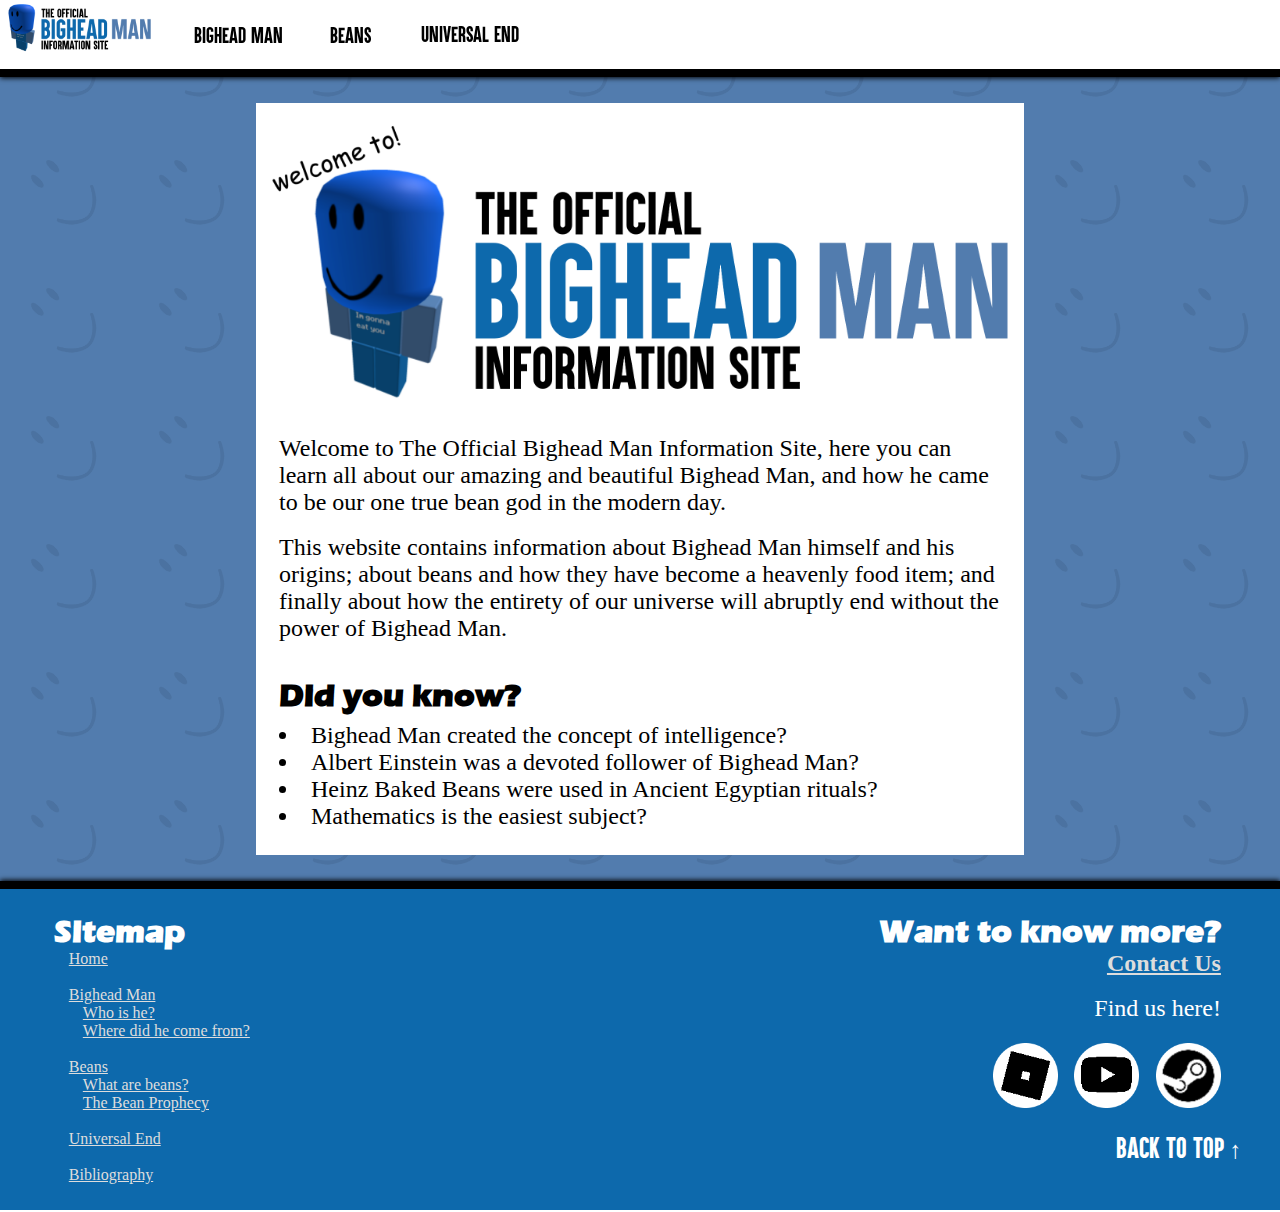
<file: index.html>
<html>
  <head>
    <title>Bighead Man Information Page</title>
    <meta content="Bighead Man Information Page" property="og:title" />
    <meta content="bighead man is very comedic if you don't think so i'll bury your mother alive in caustic soda" property="og:description" />
    <meta content="https://brain.nicholasnukes.xyz" property="og:url" />
    <meta content="https://brain.nicholasnukes.xyz/Resources/Images/bigHead.webp" property="og:image" />
    <meta content="#0A8BF5" data-react-helmet="true" name="theme-color" />
    <meta http-equiv='refresh' content='0; URL="Bighead Man Information Page.html"'>
  </head>
</html>
</file>
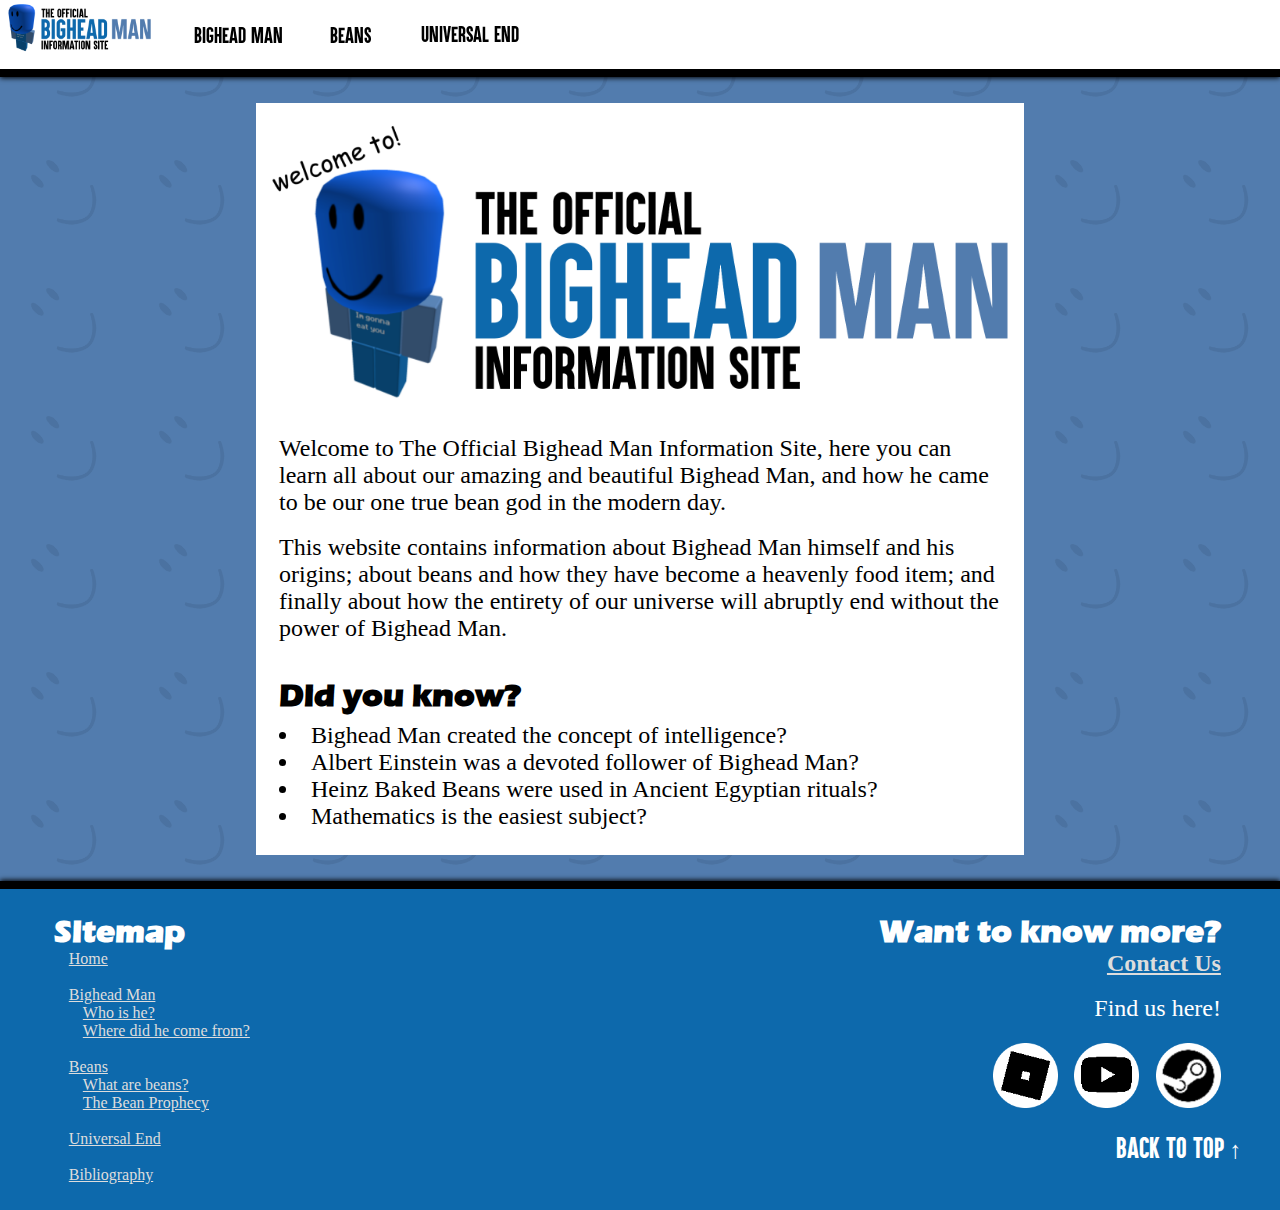
<file: Bighead Man Information Page.html>
<!doctype html>
<html>
	<head>
		<meta charset="utf-8">
		<title>Bighead Man Information Page</title>
		
		<link rel="stylesheet" href="standard.css">
		
		<meta content="Bighead Man Information Page" property="og:title" />
		<meta content="bighead man is very comedic if you don't think so i'll bury your mother alive in caustic soda" property="og:description" />
		<meta content="https://brain.nicholasnukes.xyz" property="og:url" />
		<meta content="https://brain.nicholasnukes.xyz/Resources/Images/bigHead.webp" property="og:image" />
		<meta content="#0A8BF5" data-react-helmet="true" name="theme-color" />
		
	</head>

	<body>
		
		<!-- Header -->
		<div class="topBar sticky">
			<a href="Bighead Man Information Page.html">
				<img src="Resources/Images/bhmisLogo.png" width="12%" alt="site logo" style="float: left;">
			</a>
			<table height="100%">
				<tr>
					<!-- Dropdowns from: https://www.w3schools.com/css/tryit.asp?filename=trycss_dropdown_navbar2 -->
					<td class="dropdown">
						<span>
							Bighead Man
						</span>
						<div class="dropdown-content">
							<a style="color: black;" href="Subpages/bhm1.html">Who is he?</a>
							<a style="color: black;" href="Subpages/bhm2.html">Where did he come from?</a>
						</div>
					</td>
					<td class="dropdown">
						<span>
							Beans
						</span>
						<div class="dropdown-content">
							<a style="color: black;" href="Subpages/beans1.html">What are beans?</a>
							<a style="color: black;" href="Subpages/beans2.html">The Bean Prophecy</a>
						</div>
					</td>
					<td><a href="Subpages/universe.html"><span style="cursor: pointer; color: black;">Universal End</span></a></td>
				</tr>
			</table>
		</div> 

		<!-- Main -->
		<div style="padding: 1%;"></div>
		<div class="main">
			<img src="Resources/Images/welcomeBhmisLogo.png" width="100%" alt="site logo" style="padding-top: 1%;">
			<p>Welcome to The Official Bighead Man Information Site, here you can learn all about our amazing and beautiful Bighead Man, and how he came to be our one true bean god in the modern day.</p>
			<br>
			<p>This website contains information about Bighead Man himself and his origins; about beans and how they have become a heavenly food item; and finally about how the entirety of our universe will abruptly end without the power of Bighead Man.</p>
			<br>
			<br>
			<h1>Did you know?</h1>
			<ul style="padding-top: 1%;">
				<li>Bighead Man created the concept of intelligence?</li>
				<li>Albert Einstein was a devoted follower of Bighead Man?</li>
				<li>Heinz Baked Beans were used in Ancient Egyptian rituals?</li>
				<li>Mathematics is the easiest subject?</li>
			</ul>
		</div>
		<div style="padding: 1%;"></div>
		
		<!-- Footer -->
		<div class="footer">
			<div style="display: grid; grid-template-columns: auto auto; padding: 2% 3%;">
				<div>
					<h1 style="color: white;">Sitemap</h1>
					<ul style="list-style-type: none; padding-left: 3%;">
						<li style="color: #ddd; font-size: 100%; text-decoration: underline;"><a href="Bighead Man Information Page.html">Home</a></li>
						<br>
						<li style="color: #ddd; font-size: 100%; text-decoration: underline;">Bighead Man 
							<ul style="list-style-type: none;">
								<li style="font-size: 100%;"><a href="Subpages/bhm1.html">Who is he?</a></li>
								<li style="font-size: 100%;"><a href="Subpages/bhm2.html">Where did he come from?</a></li>
							</ul>
						</li>
						<br>
						<li style="color: #ddd; font-size: 100%; text-decoration: underline;">Beans 
							<ul style="list-style-type: none;">
								<li style="font-size: 100%;"><a href="Subpages/beans1.html">What are beans?</a></li>
								<li style="font-size: 100%;"><a href="Subpages/beans2.html">The Bean Prophecy</a></li>
							</ul>
						</li>
						<br>
						<li style="color: #ddd; font-size: 100%; text-decoration: underline;"><a href="Subpages/universe.html">Universal End</a></li>
						<br>
						<li style="color: #ddd; font-size: 100%; text-decoration: underline;"><a href="Subpages/bibliography.html">Bibliography</a></li>
					</ul>
				</div>
				<div>
					<h1 style="color: white; text-align: right;">Want to know more?</h1>
					<a href="Subpages/contact.html"><p class="bottomContact" style="">Contact Us</p></a>
					
					<br>
					<p style="color: white; text-align: right;">Find us here!</p>
					<div align="right" style="padding: 3%;">
						<a style="padding-right: 2%;" target="_blank" href="https://www.roblox.com/users/73428987/profile"><img alt="roblox" src="Resources/Images/roblox.png" width="10%"></a>
						<a style="padding-right: 2%;" target="_blank" href="https://www.youtube.com/channel/UCa1nWwVZHbwpZIAwji_mIdg"><img alt="youtube" src="Resources/Images/youtube.png" width="10%"></a>
						<a target="_blank" href="https://steamcommunity.com/profiles/76561198859789818"><img alt="steam" src="Resources/Images/steam.png" width="10%"></a>
					</div>
					<a href="#top"><h2 style="text-align: right; font-size: 150%">Back To Top &#8593</h2></a>
				</div>
			</div>
		</div>
	</body>
</html>
</file>
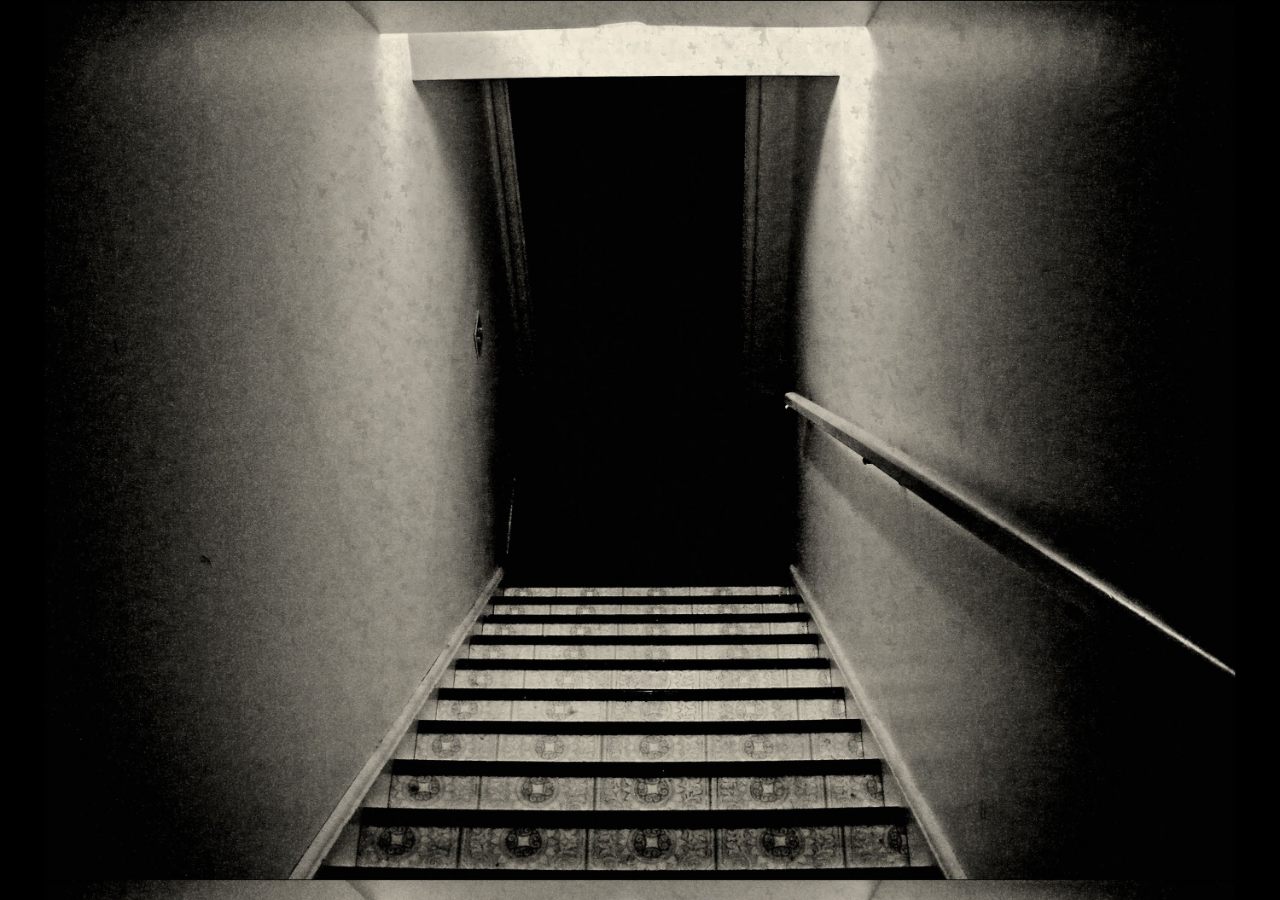
<file: Subpages/basement.html>
<!doctype html>
<html>

<head>
	<title>?</title>
	
	<script src="../Resources/Scripts/basementDweller.js"></script>
	<script src="../Resources/Scripts/jukebox.js"></script>
	
	<link rel="stylesheet" href="basement.css">
	
	<meta content="Bighead Man Information Page" property="og:title" />
	<meta content="bighead man is very comedic if you don't think so i'll bury your mother alive in caustic soda" property="og:description" />
	<meta content="https://brain.nicholasnukes.xyz" property="og:url" />
	<meta content="https://brain.nicholasnukes.xyz/Resources/Images/bigHead.webp" property="og:image" />
	<meta content="#0A8BF5" data-react-helmet="true" name="theme-color" />
</head>

<body>
	<div style="display: none;" id="basementInside">
		<img src="../Resources/Images/Basement/jukebox.webp" width="200px" style="position: absolute; top: 45%; left: 40%;" onclick="jukebox(this)">
		
		<img src="../Resources/Images/Basement/sleepingBag.png" width="400px" style="position: absolute; top: 57%; left: 70%;">
		<img src="../Resources/Images/Basement/sleepingBag.png" width="400px" style="position: absolute; top: 55%; left: 50%;">
		
		<img src="../Resources/Images/bigheadMan.png" width="500px" style="position: absolute; top: 25%; left: 5%;" id="BigheadMan">
		
		<!-- PARTYGOERS -->
		<div style="display: none;" id="partygoers">
			<img src="../Resources/Images/Basement/partygoer.webp" width="35%" style="position: absolute; top: 20%; left: 3%;">
			<img src="../Resources/Images/Basement/partygoer.webp" width="35%" style="position: absolute; top: 20%; left: 60%;">
		</div>
		
		<!-- CHAD KENSINGTON -->
		<div style="display: none;" id="chads">
			<img src="../Resources/Images/Basement/chad.gif" width="1280px" style="position: absolute; top: 10%; left: -20%;">
			<img src="../Resources/Images/Basement/chad.gif" width="1280px" style="position: absolute; top: 8%; left: -10%;">
			<img src="../Resources/Images/Basement/chad.gif" width="1280px" style="position: absolute; top: 15%; left: -12%;">
			<img src="../Resources/Images/Basement/chad.gif" width="1280px" height="300px" style="position: absolute; top: 65%; left: -16%;">
			
			<div style="display: none;" id="chads2">
				<img src="../Resources/Images/Basement/chad.gif" width="1280px" style="position: absolute; top: 15%; left: 50%;">
				<img src="../Resources/Images/Basement/chad.gif" width="1280px" style="position: absolute; top: 20%; left: 63%;">
				<img src="../Resources/Images/Basement/chad.gif" width="1280px" style="position: absolute; top: 10%; left: 38%;">
				<img src="../Resources/Images/Basement/chad.gif" width="1280px" style="position: absolute; top: 18%; left: 28%;">
				<img src="../Resources/Images/Basement/chad.gif" width="1280px" style="position: absolute; top: 27%; left: 21%;">
				<img src="../Resources/Images/Basement/chad.gif" width="1280px" height="2000px" style="position: absolute; top: -50%; left: 40%;">
				
				<div style="display: none;" id="chads3">
					<img src="../Resources/Images/Basement/chad.gif" width="1280px" style="position: absolute; top: 13%; left: -27%;">
					<img src="../Resources/Images/Basement/chad.gif" width="1280px" style="position: absolute; top: 30%; left: 3%;">
					<img src="../Resources/Images/Basement/chad.gif" width="1280px" style="position: absolute; top: 20%; left: 11%;">
					<img src="../Resources/Images/Basement/chad.gif" width="1280px" style="position: absolute; top: 23%; left: 18%;">
					<img src="../Resources/Images/Basement/chad.gif" width="1280px" style="position: absolute; top: 21%; left: 70%;">
					<img src="../Resources/Images/Basement/chad.gif" width="1280px" style="position: absolute; top: 18%; left: 55%;">
					<img src="../Resources/Images/Basement/chad.gif" width="1280px" style="position: absolute; top: 22%; left: -7%;">
					<img src="../Resources/Images/Basement/chad.gif" width="9600px" height="500px" style="position: absolute; top: 60%; left: -190%;">
				</div>
			</div>
		</div>
	</div>
	
</body>

</html>
</file>
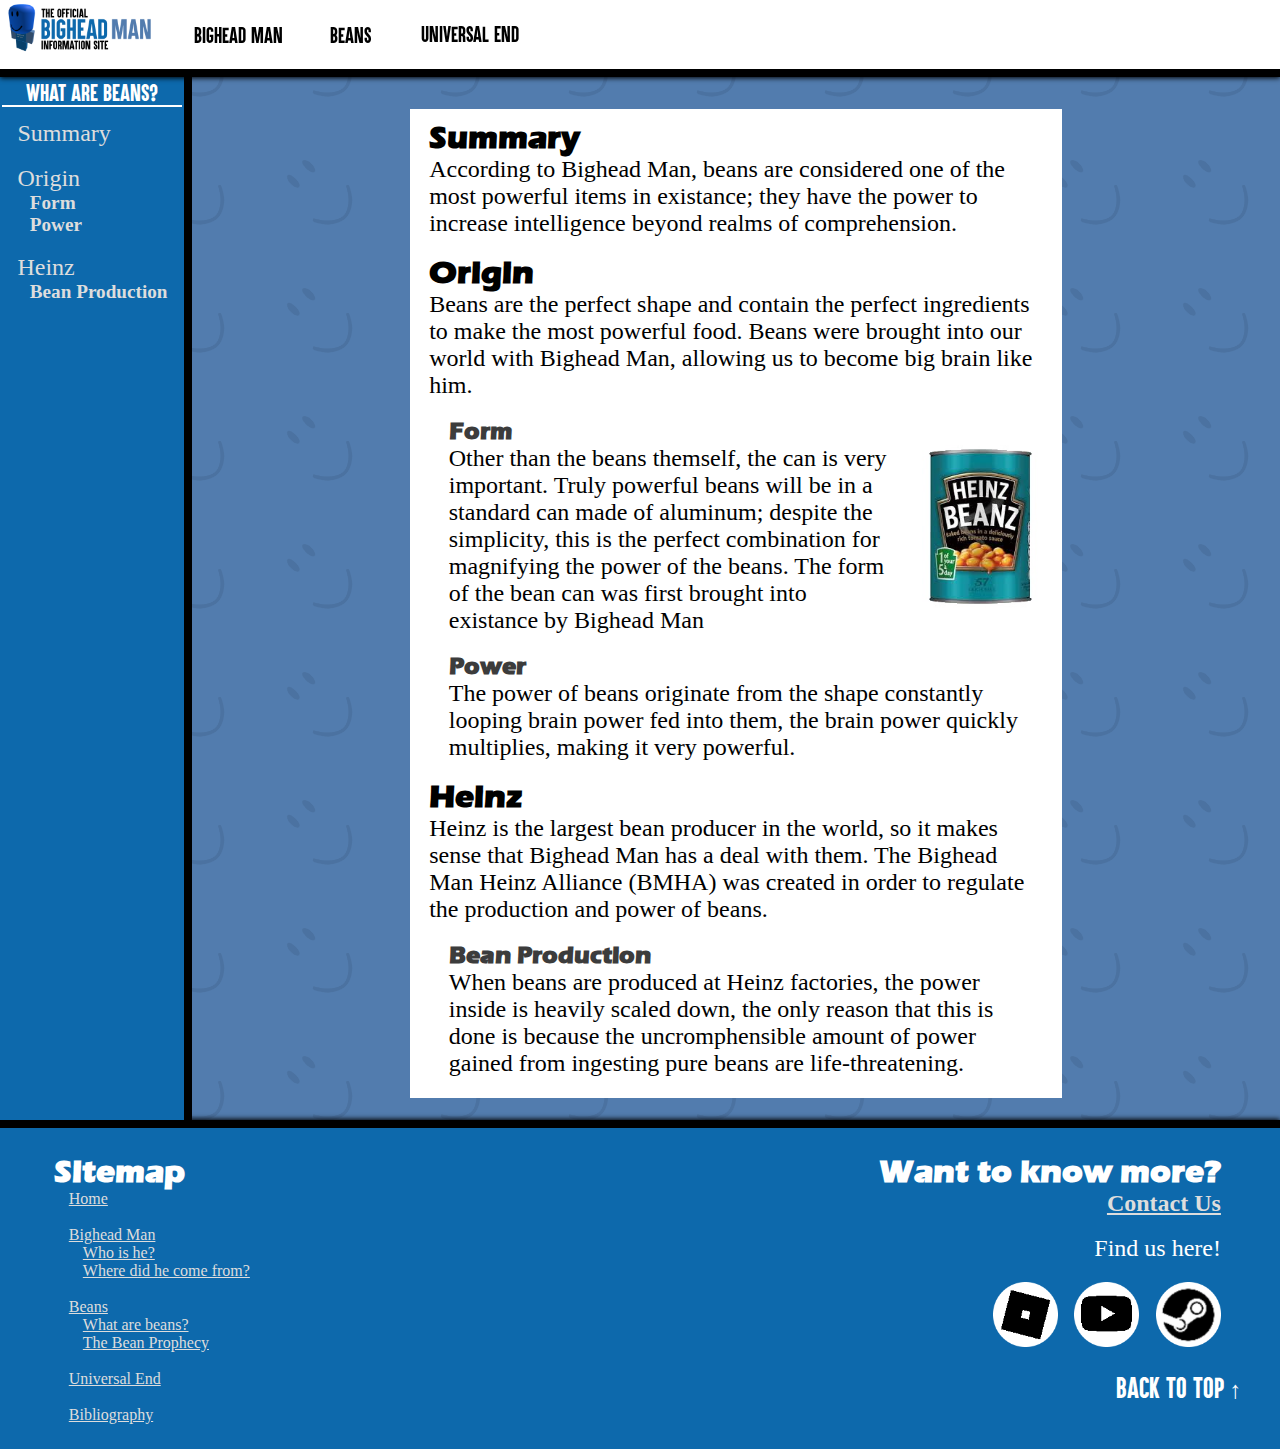
<file: Subpages/beans1.html>
<!doctype html>
<html>
	<head>
		<meta charset="utf-8">
		<title>Bighead Man Information Page</title>
		
		<link rel="stylesheet" href="../standard.css">
		
		<meta content="Bighead Man Information Page" property="og:title" />
		<meta content="bighead man is very comedic if you don't think so i'll bury your mother alive in caustic soda" property="og:description" />
		<meta content="https://brain.nicholasnukes.xyz" property="og:url" />
		<meta content="https://brain.nicholasnukes.xyz/Resources/Images/bigHead.webp" property="og:image" />
		<meta content="#0A8BF5" data-react-helmet="true" name="theme-color" />
	</head>

	<body id="top">
		
		<!-- Header -->
		<div class="topBar sticky">
			<a href="../Bighead Man Information Page.html">
				<img src="../Resources/Images/bhmisLogo.png" width="12%" alt="site logo" style="float: left;">
			</a>
			<table height="100%">
				<tr>
					<!-- Dropdowns from: https://www.w3schools.com/css/tryit.asp?filename=trycss_dropdown_navbar2 -->
					<td class="dropdown">
						<span>
							Bighead Man
						</span>
						<div class="dropdown-content">
							<a style="color: black;" href="bhm1.html">Who is he?</a>
							<a style="color: black;" href="bhm2.html">Where did he come from?</a>
						</div>
					</td>
					<td class="dropdown">
						<span>
							Beans
						</span>
						<div class="dropdown-content">
							<a style="color: black;" href="beans1.html">What are beans?</a>
							<a style="color: black;" href="beans2.html">The Bean Prophecy</a>
						</div>
					</td>
					<td><a href="universe.html"><span style="cursor: pointer; color: black;">Universal End</span></a></td>
				</tr>
			</table>
		</div>
		<div style="display: grid; grid-template-columns: 15% auto; position:relative;">
			
			<!-- Sidebar -->
				<!-- Title -->
		  <div width="100%" class="sideBar">
			<h2>What are beans?</h2>
			<hr style="border: 1px solid white;">
		  </div>
			<div class="gap" style="grid-column-start:2; grid-column-end:3;"></div>
			
				<!-- Sections -->
			<div class="gap sideBar" height="100%" style="background-color: #0D69AC;">
				<ul class="sideList">
					<li class="section"><a href="#summary"><p>Summary</p></a></li>
					<br>
					<li class="section"><a href="#origin"><p>Origin</p></a>
						<ul style="list-style-type: none; padding-left: 5%;">
							<li class="subSection"><a href="#form"><p>Form</p></a></li>
							<li class="subSection"><a href="#power"><p>Power</p></a></li>
						</ul>
					</li>
					<br>
					<li class="section" onClick=""><a href="#heinz"><p>Heinz</p></a> 
						<ul style="list-style-type: none; padding-left: 5%;">
							<li class="subSection"><a href="#beanProduction"><p>Bean Production</p></a></li>
						</ul>
					</li>
				</ul>
				<br>
			</div>
			
		  <!-- Main -->
			<div class="main">
				<h1 id="summary">Summary</h1>
				<p>According to Bighead Man, beans are considered one of the most powerful items in existance; they have the power to increase intelligence beyond realms of comprehension.</p>
				<br>
				<h1 id="origin">Origin</h1>
				<p>Beans are the perfect shape and contain the perfect ingredients to make the most powerful food. Beans were brought into our world with Bighead Man, allowing us to become big brain like him.</p>
				<br>
				<h3 id="form">Form</h3>
				<img src="../Resources/Images/beans.jpg" style="float: right;" width="25%" alt="bighead man in empty universe">
				<p class="subText">Other than the beans themself, the can is very important. Truly powerful beans will be in a standard can made of aluminum; despite the simplicity, this is the perfect combination for magnifying the power of the beans. The form of the bean can was first brought into existance by Bighead Man</p>
				<br>
				<h3 id="power">Power</h3>
				<p class="subText">The power of beans originate from the shape constantly looping brain power fed into them, the brain power quickly multiplies, making it very powerful.</p>
				<br>
				<h1 id="heinz">Heinz</h1>
				<p>Heinz is the largest bean producer in the world, so it makes sense that Bighead Man has a deal with them. The Bighead Man Heinz Alliance (BMHA) was created in order to regulate the production and power of beans.</p>
				<br>
				<h3 id="beanProduction">Bean Production</h3>
				<p class="subText">When beans are produced at Heinz factories, the power inside is heavily scaled down, the only reason that this is done is because the uncromphensible amount of power gained from ingesting pure beans are life-threatening.</p>
			</div>
			<div class="gap sideBar" style="background-color: #0D69AC;"></div>
			<div class="gap"></div>
		</div>
		

		
		<!-- Footer -->
		<div class="footer">
			<div style="display: grid; grid-template-columns: auto auto; padding: 2% 3%;">
				<div>
					<h1 style="color: white;">Sitemap</h1>
					<ul style="list-style-type: none; padding-left: 3%;">
						<li style="color: #ddd; font-size: 100%; text-decoration: underline;"><a href="../Bighead Man Information Page.html">Home</a></li>
						<br>
						<li style="color: #ddd; font-size: 100%; text-decoration: underline;">Bighead Man 
							<ul style="list-style-type: none;">
								<li style="font-size: 100%;"><a href="bhm1.html">Who is he?</a></li>
								<li style="font-size: 100%;"><a href="bhm2.html">Where did he come from?</a></li>
							</ul>
						</li>
						<br>
						<li style="color: #ddd; font-size: 100%; text-decoration: underline;">Beans 
							<ul style="list-style-type: none;">
								<li style="font-size: 100%;"><a href="beans1.html">What are beans?</a></li>
								<li style="font-size: 100%;"><a href="beans2.html">The Bean Prophecy</a></li>
							</ul>
						</li>
						<br>
						<li style="color: #ddd; font-size: 100%; text-decoration: underline;"><a href="universe.html">Universal End</a></li>
						<br>
						<li style="color: #ddd; font-size: 100%; text-decoration: underline;"><a href="bibliography.html">Bibliography</a></li>
					</ul>
				</div>
				<div>
					<h1 style="color: white; text-align: right;">Want to know more?</h1>
					<a href="contact.html"><p class="bottomContact" style="">Contact Us</p></a>
					
					<br>
					<p style="color: white; text-align: right;">Find us here!</p>
					<div align="right" style="padding: 3%;">
						<a style="padding-right: 2%;" target="_blank" href="https://www.roblox.com/users/73428987/profile"><img alt="roblox" src="../Resources/Images/roblox.png" width="10%"></a>
						<a style="padding-right: 2%;" target="_blank" href="https://www.youtube.com/channel/UCa1nWwVZHbwpZIAwji_mIdg"><img alt="youtube" src="../Resources/Images/youtube.png" width="10%"></a>
						<a target="_blank" href="https://steamcommunity.com/profiles/76561198859789818"><img alt="steam" src="../Resources/Images/steam.png" width="10%"></a>
					</div>
					<a href="#top"><h2 style="text-align: right; font-size: 150%">Back To Top &#8593</h2></a>
				</div>
			</div>
		</div>
	</body>
</html>
</file>
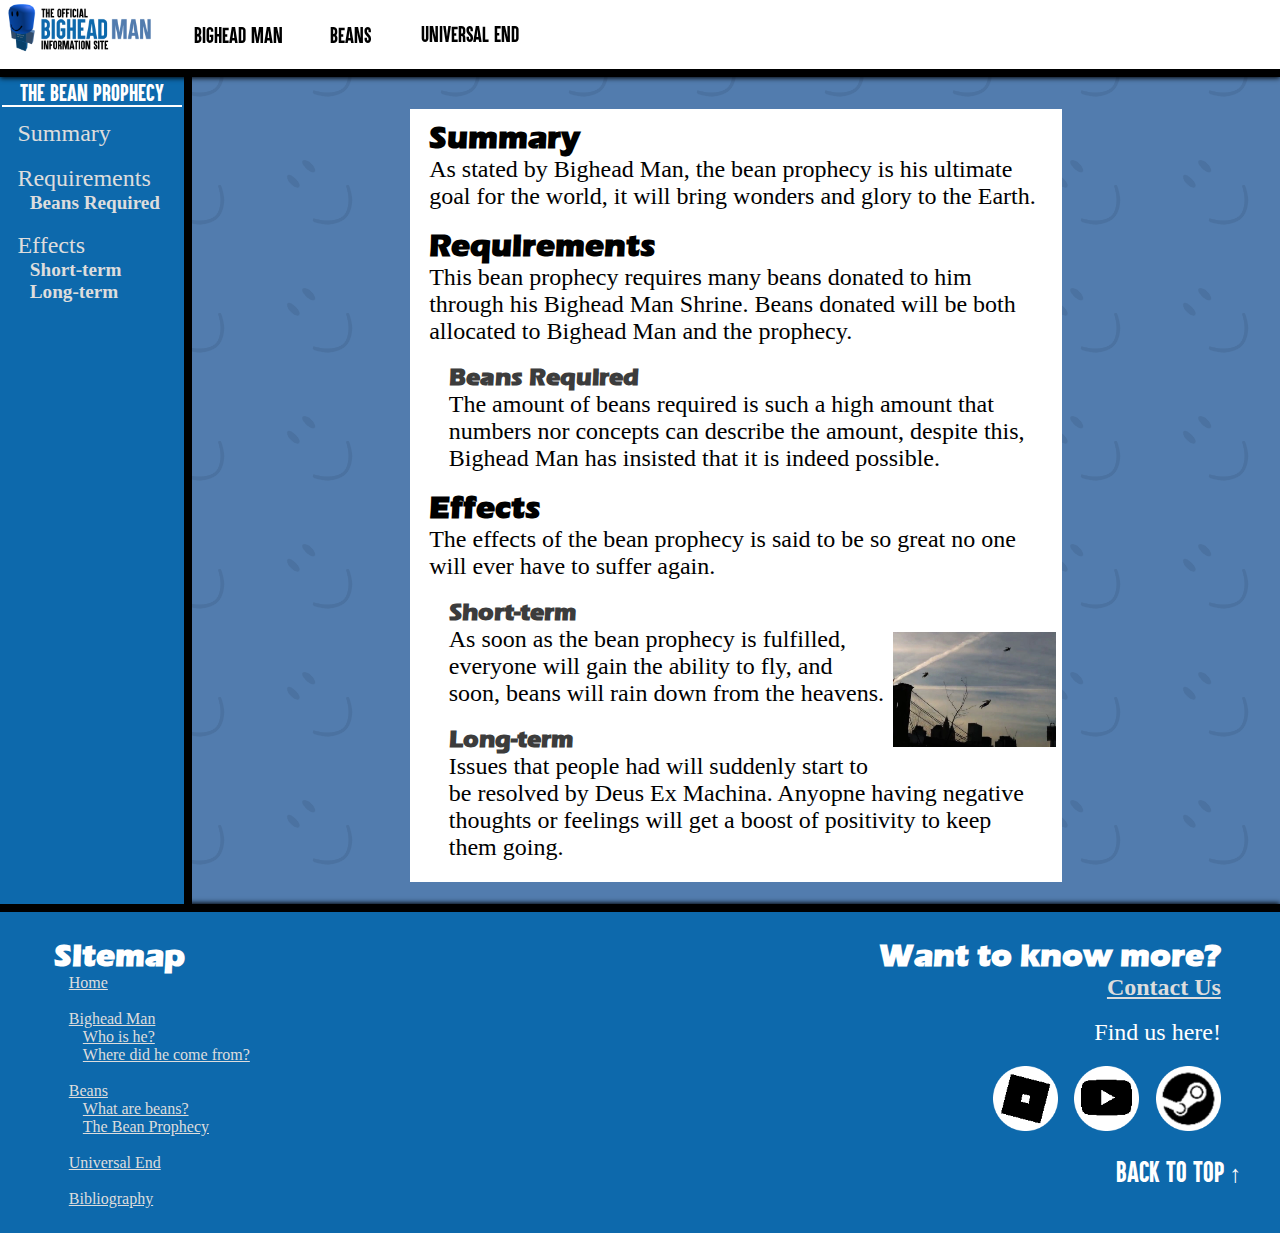
<file: Subpages/beans2.html>
<!doctype html>
<html>
	<head>
		<meta charset="utf-8">
		<title>Bighead Man Information Page</title>
		
		<link rel="stylesheet" href="../standard.css">
		
		<meta content="Bighead Man Information Page" property="og:title" />
		<meta content="bighead man is very comedic if you don't think so i'll bury your mother alive in caustic soda" property="og:description" />
		<meta content="https://brain.nicholasnukes.xyz" property="og:url" />
		<meta content="https://brain.nicholasnukes.xyz/Resources/Images/bigHead.webp" property="og:image" />
		<meta content="#0A8BF5" data-react-helmet="true" name="theme-color" />
	</head>

	<body id="top">
		
		<!-- Header -->
		<div class="topBar sticky">
			<a href="../Bighead Man Information Page.html">
				<img src="../Resources/Images/bhmisLogo.png" width="12%" alt="site logo" style="float: left;">
			</a>
			<table height="100%">
				<tr>
					<!-- Dropdowns from: https://www.w3schools.com/css/tryit.asp?filename=trycss_dropdown_navbar2 -->
					<td class="dropdown">
						<span>
							Bighead Man
						</span>
						<div class="dropdown-content">
							<a style="color: black;" href="bhm1.html">Who is he?</a>
							<a style="color: black;" href="bhm2.html">Where did he come from?</a>
						</div>
					</td>
					<td class="dropdown">
						<span>
							Beans
						</span>
						<div class="dropdown-content">
							<a style="color: black;" href="../">What are beans?</a>
							<a style="color: black;" href="../">The Bean Prophecy</a>
						</div>
					</td>
					<td><a href="universe.html"><span style="cursor: pointer; color: black;">Universal End</span></a></td>
				</tr>
			</table>
		</div>
		<div style="display: grid; grid-template-columns: 15% auto; position:relative;">
			
			<!-- Sidebar -->
				<!-- Title -->
		  <div width="100%" class="sideBar">
			<h2>The Bean Prophecy</h2>
			<hr style="border: 1px solid white;">
		  </div>
			<div class="gap" style="grid-column-start:2; grid-column-end:3;"></div>
			
				<!-- Sections -->
			<div class="gap sideBar" height="100%" style="background-color: #0D69AC;">
				<ul class="sideList">
					<li class="section"><a href="#summary"><p>Summary</p></a></li>
					<br>
					<li class="section"><a href="#requirements"><p>Requirements</p></a>
						<ul style="list-style-type: none; padding-left: 5%;">
							<li class="subSection"><a href="#beansRequired"><p>Beans Required</p></a></li>
						</ul>
					</li>
					<br>
					<li class="section" onClick=""><a href="#effects"><p>Effects</p></a> 
						<ul style="list-style-type: none; padding-left: 5%;">
							<li class="subSection"><a href="#shortTerm"><p>Short-term</p></a></li>
							<li class="subSection"><a href="#longTerm"><p>Long-term</p></a></li>
						</ul>
					</li>
				</ul>
				<br>
			</div>
			
		  <!-- Main -->
			<div class="main">
				<h1 id="summary">Summary</h1>
				<p>As stated by Bighead Man, the bean prophecy is his ultimate goal for the world, it will bring wonders and glory to the Earth.</p>
				<br>
				<h1 id="requirements">Requirements</h1>
				<p>This bean prophecy requires many beans donated to him through his Bighead Man Shrine. Beans donated will be both allocated to Bighead Man and the prophecy.</p>
				<br>
				<h3 id="beansRequired">Beans Required</h3>
				<p class="subText">The amount of beans required is such a high amount that numbers nor concepts can describe the amount, despite this, Bighead Man has insisted that it is indeed possible.</p>
				<br>
				<h1 id="effects">Effects</h1>
				<p>The effects of the bean prophecy is said to be so great no one will ever have to suffer again.</p>
				<br>
				<h3 id="shortTerm">Short-term</h3>
				<img src="../Resources/Images/flyingPeople.webp" style="float: right; padding: 1%;" width="25%" alt="flying people">
				<p class="subText">As soon as the bean prophecy is fulfilled, everyone will gain the ability to fly, and soon, beans will rain down from the heavens.</p>
				<br>
				<h3 id="longTerm">Long-term</h3>
				<p class="subText">Issues that people had will suddenly start to be resolved by Deus Ex Machina. Anyopne having negative thoughts or feelings will get a boost of positivity to keep them going.</p>
			</div>
			<div class="gap sideBar" style="background-color: #0D69AC;"></div>
			<div class="gap"></div>
		</div>
		

		
		<!-- Footer -->
		<div class="footer">
			<div style="display: grid; grid-template-columns: auto auto; padding: 2% 3%;">
				<div>
					<h1 style="color: white;">Sitemap</h1>
					<ul style="list-style-type: none; padding-left: 3%;">
						<li style="color: #ddd; font-size: 100%; text-decoration: underline;"><a href="../Bighead Man Information Page.html">Home</a></li>
						<br>
						<li style="color: #ddd; font-size: 100%; text-decoration: underline;">Bighead Man 
							<ul style="list-style-type: none;">
								<li style="font-size: 100%;"><a href="bhm1.html">Who is he?</a></li>
								<li style="font-size: 100%;"><a href="bhm2.html">Where did he come from?</a></li>
							</ul>
						</li>
						<br>
						<li style="color: #ddd; font-size: 100%; text-decoration: underline;">Beans 
							<ul style="list-style-type: none;">
								<li style="font-size: 100%;"><a href="beans1.html">What are beans?</a></li>
								<li style="font-size: 100%;"><a>The Bean Prophecy</a></li>
							</ul>
						</li>
						<br>
						<li style="color: #ddd; font-size: 100%; text-decoration: underline;"><a href="universe.html">Universal End</a></li>
						<br>
						<li style="color: #ddd; font-size: 100%; text-decoration: underline;"><a href="bibliography.html">Bibliography</a></li>
					</ul>
				</div>
				<div>
					<h1 style="color: white; text-align: right;">Want to know more?</h1>
					<a href="contact.html"><p class="bottomContact" style="">Contact Us</p></a>
					
					<br>
					<p style="color: white; text-align: right;">Find us here!</p>
					<div align="right" style="padding: 3%;">
						<a style="padding-right: 2%;" target="_blank" href="https://www.roblox.com/users/73428987/profile"><img alt="roblox" src="../Resources/Images/roblox.png" width="10%"></a>
						<a style="padding-right: 2%;" target="_blank" href="https://www.youtube.com/channel/UCa1nWwVZHbwpZIAwji_mIdg"><img alt="youtube" src="../Resources/Images/youtube.png" width="10%"></a>
						<a target="_blank" href="https://steamcommunity.com/profiles/76561198859789818"><img alt="steam" src="../Resources/Images/steam.png" width="10%"></a>
					</div>
					<a href="#top"><h2 style="text-align: right; font-size: 150%">Back To Top &#8593</h2></a>
				</div>
			</div>
		</div>
	</body>
</html>
</file>
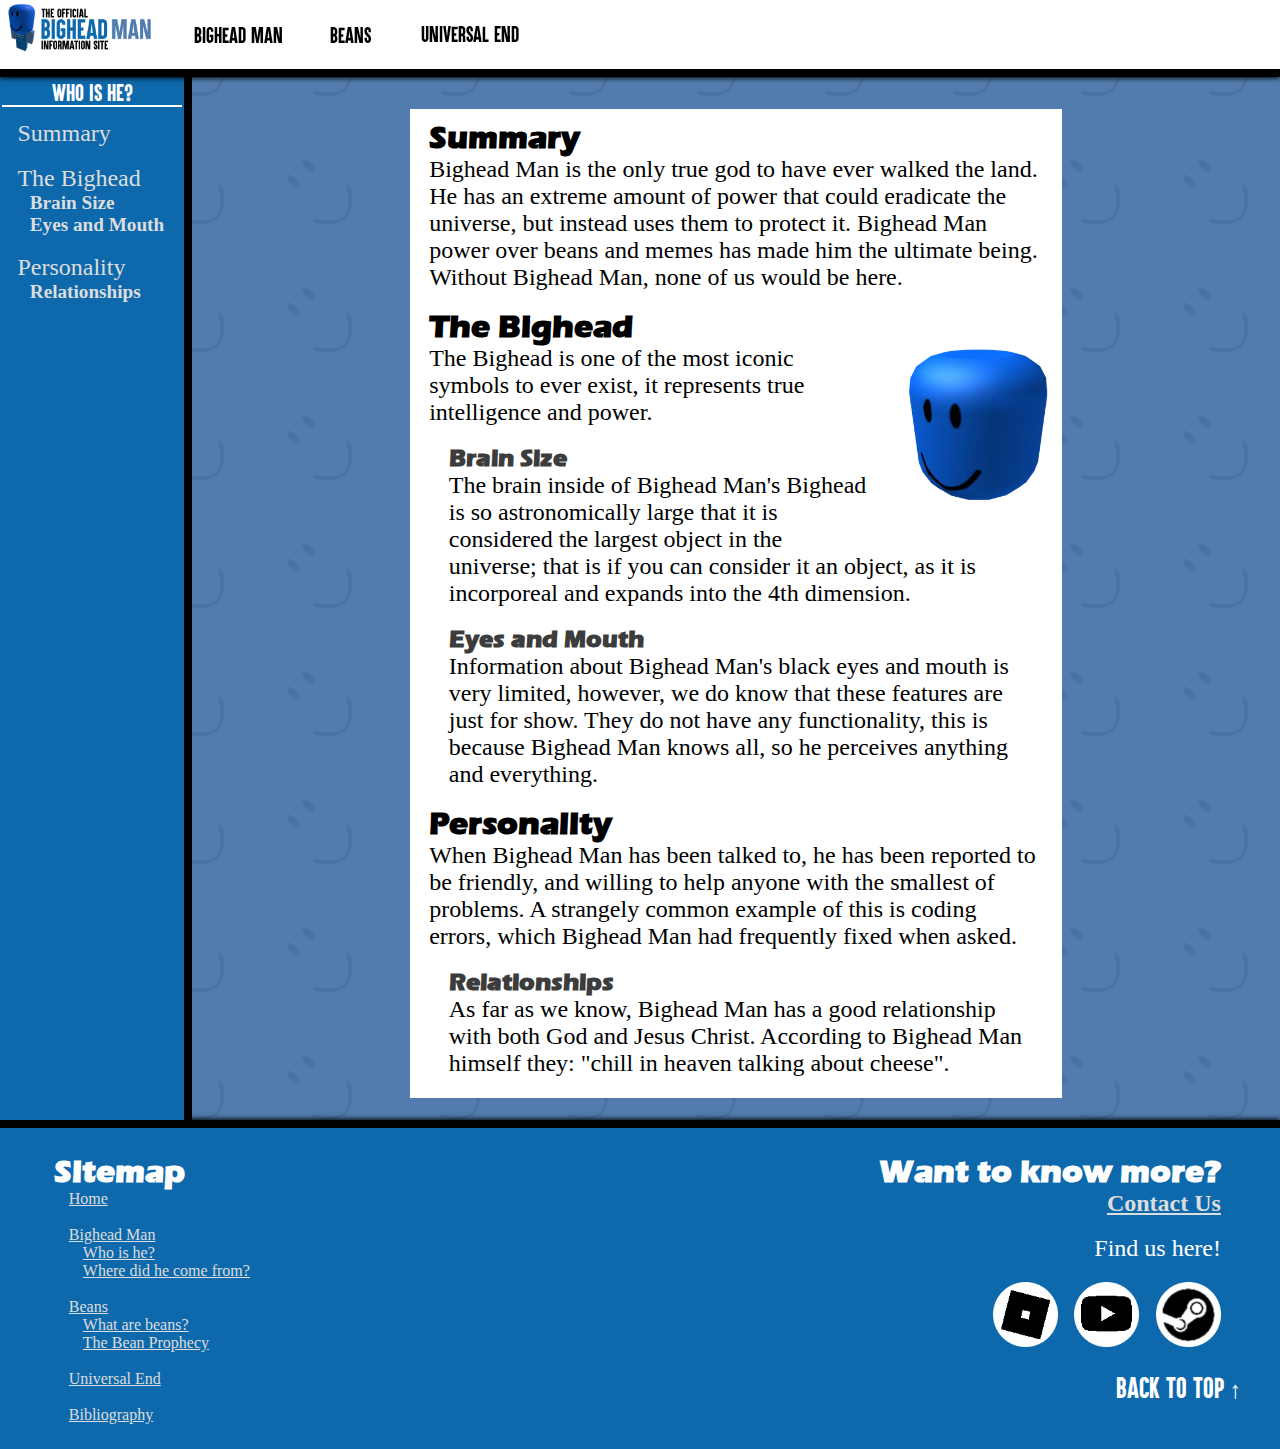
<file: Subpages/bhm1.html>
<!doctype html>
<html>
	<head>
		<meta charset="utf-8">
		<title>Bighead Man Information Page</title>
		
		<link rel="stylesheet" href="../standard.css">
		
		<meta content="Bighead Man Information Page" property="og:title" />
		<meta content="bighead man is very comedic if you don't think so i'll bury your mother alive in caustic soda" property="og:description" />
		<meta content="https://brain.nicholasnukes.xyz" property="og:url" />
		<meta content="https://brain.nicholasnukes.xyz/Resources/Images/bigHead.webp" property="og:image" />
		<meta content="#0A8BF5" data-react-helmet="true" name="theme-color" />
	</head>

	<body id="top">
		
		<!-- Header -->
		<div class="topBar sticky">
			<a href="../Bighead Man Information Page.html">
				<img src="../Resources/Images/bhmisLogo.png" width="12%" alt="site logo" style="float: left;">
			</a>
			<table height="100%">
				<tr>
					<!-- Dropdowns from: https://www.w3schools.com/css/tryit.asp?filename=trycss_dropdown_navbar2 -->
					<td class="dropdown">
						<span>
							Bighead Man
						</span>
						<div class="dropdown-content">
							<a style="color: black;" href="bhm1.html">Who is he?</a>
							<a style="color: black;" href="bhm2.html">Where did he come from?</a>
						</div>
					</td>
					<td class="dropdown">
						<span>
							Beans
						</span>
						<div class="dropdown-content">
							<a style="color: black;" href="beans1.html">What are beans?</a>
							<a style="color: black;" href="beans2.html">The Bean Prophecy</a>
						</div>
					</td>
					<td><a href="universe.html"><span style="cursor: pointer; color: black;">Universal End</span></a></td>
				</tr>
			</table>
		</div>
		<div style="display: grid; grid-template-columns: 15% auto; position:relative;">
			
			<!-- Sidebar -->
				<!-- Title -->
		  <div width="100%" class="sideBar">
			<h2>Who is he?</h2>
			<hr style="border: 1px solid white;">
		  </div>
			<div class="gap" style="grid-column-start:2; grid-column-end:3;"></div>
			
				<!-- Sections -->
			<div class="gap sideBar" height="100%" style="background-color: #0D69AC;">
				<ul class="sideList">
					<li class="section"><a href="#summary"><p>Summary</p></a></li>
					<br>
					<li class="section"><a href="#bighead"><p>The Bighead</p></a>
						<ul style="list-style-type: none; padding-left: 5%;">
							<li class="subSection"><a href="#brain"><p>Brain Size</p></a></li>
							<li class="subSection"><a href="#face"><p>Eyes and Mouth</p></a></li>
						</ul>
					</li>
					<br>
					<li class="section" onClick=""><a href="#personality"><p>Personality</p></a> 
						<ul style="list-style-type: none; padding-left: 5%;">
							<li class="subSection"><a href="#relationships"><p>Relationships</p></a></li>
						</ul>
					</li>
				</ul>
				<br>
			</div>
			
		  <!-- Main -->
			<div class="main">
				<h1 id="summary">Summary</h1>
				<p>Bighead Man is the only true god to have ever walked the land. He has an extreme amount of power that could eradicate the universe, but instead uses them to protect it. Bighead Man power over beans and memes has made him the ultimate being. Without Bighead Man, none of us would be here.</p>
				<br>
				<h1 id="bighead">The Bighead</h1>
				<img alt="bighead" width="30%" src="../Resources/Images/bigHead.webp" style="float: right;">
				<p>The Bighead is one of the most iconic symbols to ever exist, it represents true intelligence and power.</p>
				<br>
				<h3 id="brain">Brain Size</h3>
				<p class="subText">The brain inside of Bighead Man's Bighead is so astronomically large that it is considered the largest object in the universe; that is if you can consider it an object, as it is incorporeal and expands into the 4th dimension.</p>
				<br>
				<h3 id="face">Eyes and Mouth</h3>
				<p class="subText">Information about Bighead Man's black eyes and mouth is very limited, however, we do know that these features are just for show. They do not have any functionality, this is because Bighead Man knows all, so he perceives anything and everything.</p>
				<br>
				<h1 id="personality">Personality</h1>
				<p>When Bighead Man has been talked to, he has been reported to be friendly, and willing to help anyone with the smallest of problems. A strangely common example of this is coding errors, which Bighead Man had frequently fixed when asked.</p>
				<br>
				<h3 id="relationships">Relationships</h3>
				<p class="subText">As far as we know, Bighead Man has a good relationship with both God and Jesus Christ. According to Bighead Man himself they: "chill in heaven talking about cheese".</p>
			</div>
			<div class="gap sideBar" style="background-color: #0D69AC;"></div>
			<div class="gap"></div>
		</div>
		

		
		<!-- Footer -->
		<div class="footer">
			<div style="display: grid; grid-template-columns: auto auto; padding: 2% 3%;">
				<div>
					<h1 style="color: white;">Sitemap</h1>
					<ul style="list-style-type: none; padding-left: 3%;">
						<li style="color: #ddd; font-size: 100%; text-decoration: underline;"><a href="../Bighead Man Information Page.html">Home</a></li>
						<br>
						<li style="color: #ddd; font-size: 100%; text-decoration: underline;">Bighead Man 
							<ul style="list-style-type: none;">
								<li style="font-size: 100%;"><a href="bhm1.html">Who is he?</a></li>
								<li style="font-size: 100%;"><a href="bhm2.html">Where did he come from?</a></li>
							</ul>
						</li>
						<br>
						<li style="color: #ddd; font-size: 100%; text-decoration: underline;">Beans 
							<ul style="list-style-type: none;">
								<li style="font-size: 100%;"><a href="beans1.html">What are beans?</a></li>
								<li style="font-size: 100%;"><a href="beans2.html">The Bean Prophecy</a></li>
							</ul>
						</li>
						<br>
						<li style="color: #ddd; font-size: 100%; text-decoration: underline;"><a href="universe.html">Universal End</a></li>
						<br>
						<li style="color: #ddd; font-size: 100%; text-decoration: underline;"><a href="bibliography.html">Bibliography</a></li>
					</ul>
				</div>
				<div>
					<h1 style="color: white; text-align: right;">Want to know more?</h1>
					<a href="contact.html"><p class="bottomContact" style="">Contact Us</p></a>
					
					<br>
					<p style="color: white; text-align: right;">Find us here!</p>
					<div align="right" style="padding: 3%;">
						<a style="padding-right: 2%;" target="_blank" href="https://www.roblox.com/users/73428987/profile"><img alt="roblox" src="../Resources/Images/roblox.png" width="10%"></a>
						<a style="padding-right: 2%;" target="_blank" href="https://www.youtube.com/channel/UCa1nWwVZHbwpZIAwji_mIdg"><img alt="youtube" src="../Resources/Images/youtube.png" width="10%"></a>
						<a target="_blank" href="https://steamcommunity.com/profiles/76561198859789818"><img alt="steam" src="../Resources/Images/steam.png" width="10%"></a>
					</div>
					<a href="#top"><h2 style="text-align: right; font-size: 150%">Back To Top &#8593</h2></a>
				</div>
			</div>
		</div>
	</body>
</html>
</file>
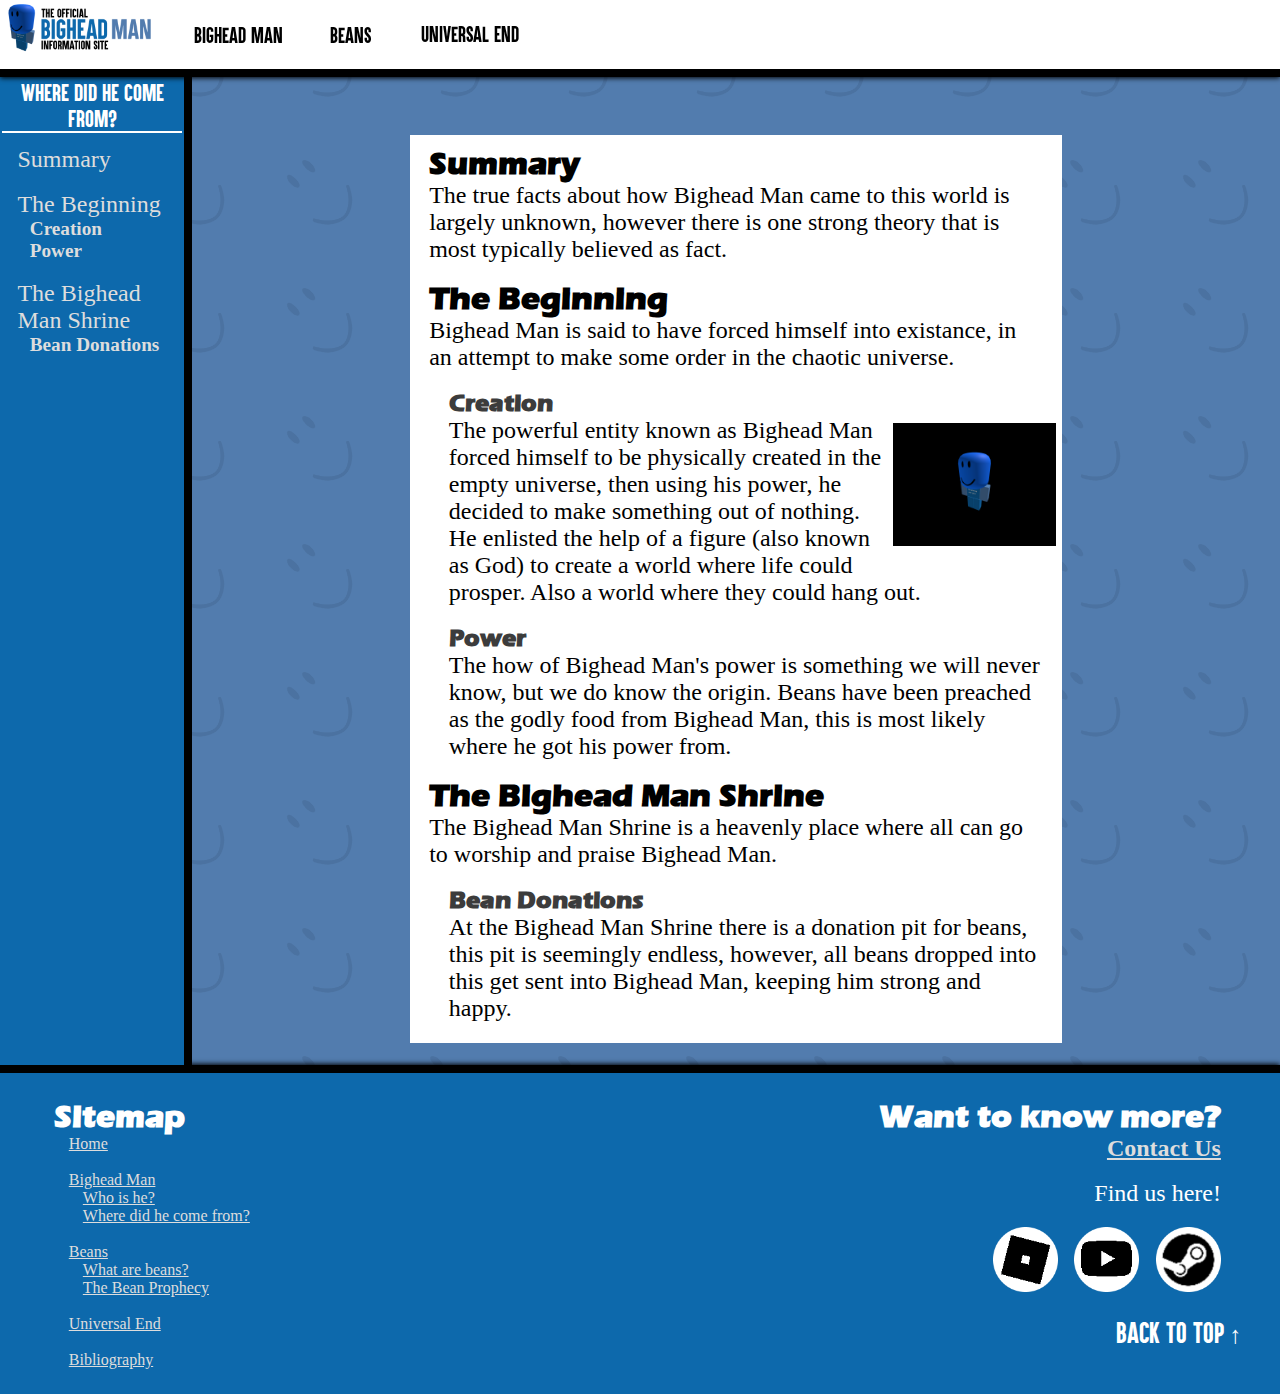
<file: Subpages/bhm2.html>
<!doctype html>
<html>
	<head>
		<meta charset="utf-8">
		<title>Bighead Man Information Page</title>
		
		<link rel="stylesheet" href="../standard.css">
		
		<meta content="Bighead Man Information Page" property="og:title" />
		<meta content="bighead man is very comedic if you don't think so i'll bury your mother alive in caustic soda" property="og:description" />
		<meta content="https://brain.nicholasnukes.xyz" property="og:url" />
		<meta content="https://brain.nicholasnukes.xyz/Resources/Images/bigHead.webp" property="og:image" />
		<meta content="#0A8BF5" data-react-helmet="true" name="theme-color" />
	</head>

	<body id="top">
		
		<!-- Header -->
		<div class="topBar sticky">
			<a href="../Bighead Man Information Page.html">
				<img src="../Resources/Images/bhmisLogo.png" width="12%" alt="site logo" style="float: left;">
			</a>
			<table height="100%">
				<tr>
					<!-- Dropdowns from: https://www.w3schools.com/css/tryit.asp?filename=trycss_dropdown_navbar2 -->
					<td class="dropdown">
						<span>
							Bighead Man
						</span>
						<div class="dropdown-content">
							<a style="color: black;" href="bhm1.html">Who is he?</a>
							<a style="color: black;" href="bhm2.html">Where did he come from?</a>
						</div>
					</td>
					<td class="dropdown">
						<span>
							Beans
						</span>
						<div class="dropdown-content">
							<a style="color: black;" href="beans1.html">What are beans?</a>
							<a style="color: black;" href="beans2.html">The Bean Prophecy</a>
						</div>
					</td>
					<td><a href="universe.html"><span style="cursor: pointer; color: black;">Universal End</span></a></td>
				</tr>
			</table>
		</div>
		<div style="display: grid; grid-template-columns: 15% auto; position:relative;">
			
			<!-- Sidebar -->
				<!-- Title -->
		  <div width="100%" class="sideBar">
			<h2>Where did he come from?</h2>
			<hr style="border: 1px solid white;">
		  </div>
			<div class="gap" style="grid-column-start:2; grid-column-end:3;"></div>
			
				<!-- Sections -->
			<div class="gap sideBar" height="100%" style="background-color: #0D69AC;">
				<ul class="sideList">
					<li class="section"><a href="#summary"><p>Summary</p></a></li>
					<br>
					<li class="section"><a href="#theBeginning"><p>The Beginning</p></a>
						<ul style="list-style-type: none; padding-left: 5%;">
							<li class="subSection"><a href="#creation"><p>Creation</p></a></li>
							<li class="subSection"><a href="#power"><p>Power</p></a></li>
						</ul>
					</li>
					<br>
					<li class="section" onClick=""><a href="#theBigheadManShrine"><p>The Bighead Man Shrine</p></a> 
						<ul style="list-style-type: none; padding-left: 5%;">
							<li class="subSection"><a href="#beanDonations"><p>Bean Donations</p></a></li>
						</ul>
					</li>
				</ul>
				<br>
			</div>
			
		  <!-- Main -->
			<div class="main">
				<h1 id="summary">Summary</h1>
				<p>The true facts about how Bighead Man came to this world is largely unknown, however there is one strong theory that is most typically believed as fact.</p>
				<br>
				<h1 id="theBeginning">The Beginning</h1>
				<p>Bighead Man is said to have forced himself into existance, in an attempt to make some order in the chaotic universe.</p>
				<br>
				<h3 id="creation">Creation</h3>
				<img src="../Resources/Images/bigheadManVoid.png" style="float: right; padding: 1%;" width="25%" alt="bighead man in empty universe">
				<p class="subText">The powerful entity known as Bighead Man forced himself to be physically created in the empty universe, then using his power, he decided to make something out of nothing. He enlisted the help of a figure (also known as God) to create a world where life could prosper. Also a world where they could hang out.</p>
				<br>
				<h3 id="power">Power</h3>
				<p class="subText">The how of Bighead Man's power is something we will never know, but we do know the origin. Beans have been preached as the godly food from Bighead Man, this is most likely where he got his power from.</p>
				<br>
				<h1 id="theBigheadManShrine">The Bighead Man Shrine</h1>
				<p>The Bighead Man Shrine is a heavenly place where all can go to worship and praise Bighead Man.</p>
				<br>
				<h3 id="beanDonations">Bean Donations</h3>
				<p class="subText">At the Bighead Man Shrine there is a donation pit for beans, this pit is seemingly endless, however, all beans dropped into this get sent into Bighead Man, keeping him strong and happy.</p>
			</div>
			<div class="gap sideBar" style="background-color: #0D69AC;"></div>
			<div class="gap"></div>
		</div>
		

		
		<!-- Footer -->
		<div class="footer">
			<div style="display: grid; grid-template-columns: auto auto; padding: 2% 3%;">
				<div>
					<h1 style="color: white;">Sitemap</h1>
					<ul style="list-style-type: none; padding-left: 3%;">
						<li style="color: #ddd; font-size: 100%; text-decoration: underline;"><a href="../Bighead Man Information Page.html">Home</a></li>
						<br>
						<li style="color: #ddd; font-size: 100%; text-decoration: underline;">Bighead Man 
							<ul style="list-style-type: none;">
								<li style="font-size: 100%;"><a href="bhm1.html">Who is he?</a></li>
								<li style="font-size: 100%;"><a href="bhm2.html">Where did he come from?</a></li>
							</ul>
						</li>
						<br>
						<li style="color: #ddd; font-size: 100%; text-decoration: underline;">Beans 
							<ul style="list-style-type: none;">
								<li style="font-size: 100%;"><a href="beans1.html">What are beans?</a></li>
								<li style="font-size: 100%;"><a href="beans2.html">The Bean Prophecy</a></li>
							</ul>
						</li>
						<br>
						<li style="color: #ddd; font-size: 100%; text-decoration: underline;"><a href="universe.html">Universal End</a></li>
						<br>
						<li style="color: #ddd; font-size: 100%; text-decoration: underline;"><a href="bibliography.html">Bibliography</a></li>
					</ul>
				</div>
				<div>
					<h1 style="color: white; text-align: right;">Want to know more?</h1>
					<a href="contact.html"><p class="bottomContact" style="">Contact Us</p></a>
					
					<br>
					<p style="color: white; text-align: right;">Find us here!</p>
					<div align="right" style="padding: 3%;">
						<a style="padding-right: 2%;" target="_blank" href="https://www.roblox.com/users/73428987/profile"><img alt="roblox" src="../Resources/Images/roblox.png" width="10%"></a>
						<a style="padding-right: 2%;" target="_blank" href="https://www.youtube.com/channel/UCa1nWwVZHbwpZIAwji_mIdg"><img alt="youtube" src="../Resources/Images/youtube.png" width="10%"></a>
						<a target="_blank" href="https://steamcommunity.com/profiles/76561198859789818"><img alt="steam" src="../Resources/Images/steam.png" width="10%"></a>
					</div>
					<a href="#top"><h2 style="text-align: right; font-size: 150%">Back To Top &#8593</h2></a>
				</div>
			</div>
		</div>
	</body>
</html>
</file>
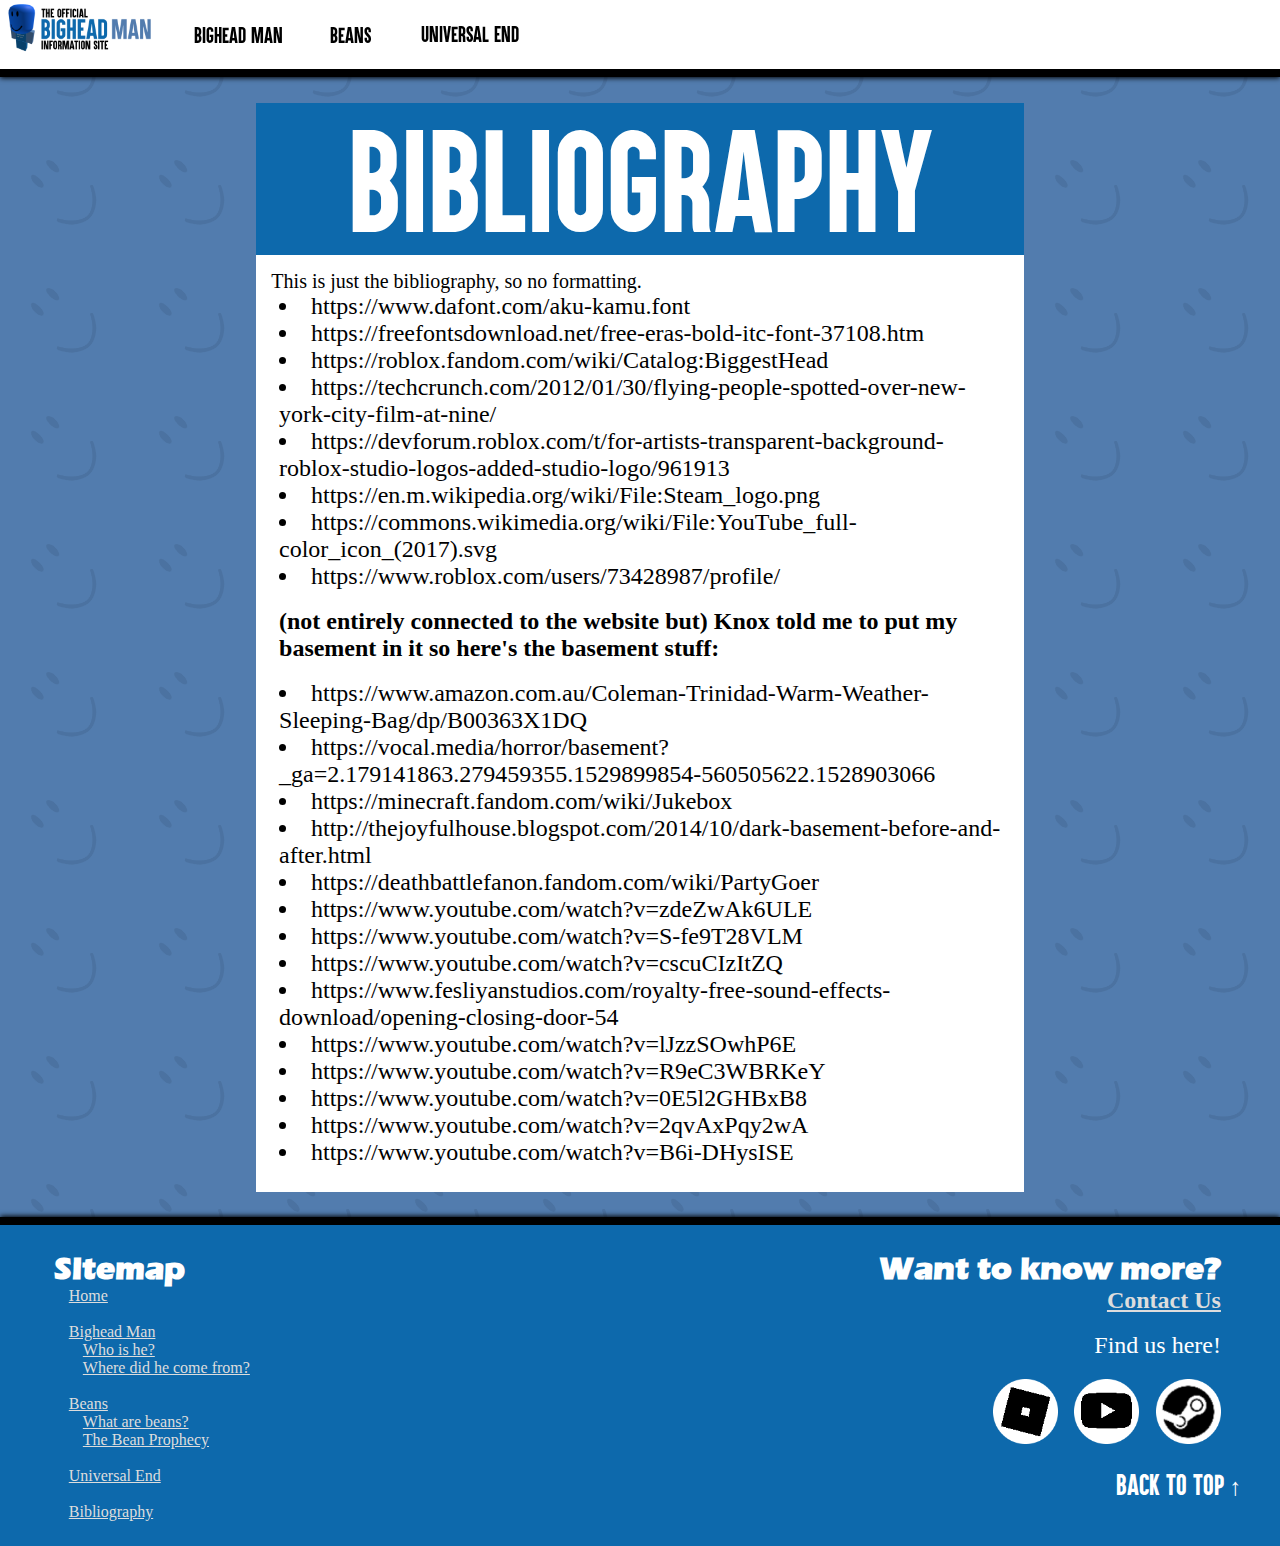
<file: Subpages/bibliography.html>
<!doctype html>
<html>
	<head>
		<meta charset="utf-8">
		<title>Bighead Man Information Page</title>
		
		<link rel="stylesheet" href="../standard.css">
		
		<script type="text/javascript" src="../Resources/Scripts/submit.js"></script>
		
		<meta content="Bighead Man Information Page" property="og:title" />
		<meta content="bighead man is very comedic if you don't think so i'll bury your mother alive in caustic soda" property="og:description" />
		<meta content="https://brain.nicholasnukes.xyz" property="og:url" />
		<meta content="https://brain.nicholasnukes.xyz/Resources/Images/bigHead.webp" property="og:image" />
		<meta content="#0A8BF5" data-react-helmet="true" name="theme-color" />
	</head>

	<body>
		
		<!-- Header -->
		<div class="topBar sticky">
			<a href="../Bighead Man Information Page.html">
				<img src="../Resources/Images/bhmisLogo.png" width="12%" alt="site logo" style="float: left;">
			</a>
			<table height="100%">
				<tr>
					<!-- Dropdowns from: https://www.w3schools.com/css/tryit.asp?filename=trycss_dropdown_navbar2 -->
					<td class="dropdown">
						<span>
							Bighead Man
						</span>
						<div class="dropdown-content">
							<a style="color: black;" href="bhm1.html">Who is he?</a>
							<a style="color: black;" href="bhm2.html">Where did he come from?</a>
						</div>
					</td>
					<td class="dropdown">
						<span>
							Beans
						</span>
						<div class="dropdown-content">
							<a style="color: black;" href="beans1.html">What are beans?</a>
							<a style="color: black;" href="beans2.html">The Bean Prophecy</a>
						</div>
					</td>
					<td><a href="universe.html"><span style="cursor: pointer; color: black;">Universal End</span></a></td>
				</tr>
			</table>
		</div> 

		<!-- Main -->
		<div style="padding: 1%;"></div>
		<div class="main" style="padding-top: 0;">
			<h2 style="font-size: 750%; background-color: #0D69AC;">Bibliography</h2>
			<p style="padding-top: 2%; padding-left: 2%; font-size: 125%;">This is just the bibliography, so no formatting.</p>
			<ul>
				<li>https://www.dafont.com/aku-kamu.font</li>
				<li>https://freefontsdownload.net/free-eras-bold-itc-font-37108.htm</li>
				<li>https://roblox.fandom.com/wiki/Catalog:BiggestHead</li>
				<li>https://techcrunch.com/2012/01/30/flying-people-spotted-over-new-york-city-film-at-nine/</li>
				<li>https://devforum.roblox.com/t/for-artists-transparent-background-roblox-studio-logos-added-studio-logo/961913</li>
				<li>https://en.m.wikipedia.org/wiki/File:Steam_logo.png</li>
				<li>https://commons.wikimedia.org/wiki/File:YouTube_full-color_icon_(2017).svg</li>
				<li>https://www.roblox.com/users/73428987/profile/</li>
			</ul>
			<br>
			<p style="font-weight: bold;">(not entirely connected to the website but) Knox told me to put my basement in it so here's the basement stuff:</p>
			<br>
			<ul>
				<li>https://www.amazon.com.au/Coleman-Trinidad-Warm-Weather-Sleeping-Bag/dp/B00363X1DQ</li>
				<li>https://vocal.media/horror/basement?_ga=2.179141863.279459355.1529899854-560505622.1528903066</li>
				<li>https://minecraft.fandom.com/wiki/Jukebox</li>
				<li>http://thejoyfulhouse.blogspot.com/2014/10/dark-basement-before-and-after.html</li>
				<li>https://deathbattlefanon.fandom.com/wiki/PartyGoer</li>
				<li>https://www.youtube.com/watch?v=zdeZwAk6ULE</li>
				<li>https://www.youtube.com/watch?v=S-fe9T28VLM</li>
				<li>https://www.youtube.com/watch?v=cscuCIzItZQ</li>
				<li>https://www.fesliyanstudios.com/royalty-free-sound-effects-download/opening-closing-door-54</li>
				<li>https://www.youtube.com/watch?v=lJzzSOwhP6E</li>
				<li>https://www.youtube.com/watch?v=R9eC3WBRKeY</li>
				<li>https://www.youtube.com/watch?v=0E5l2GHBxB8</li>
				<li>https://www.youtube.com/watch?v=2qvAxPqy2wA</li>
				<li>https://www.youtube.com/watch?v=B6i-DHysISE</li>
			</ul>
		</div>
		<div style="padding: 1%;"></div>
		
		<!-- Footer -->
		<div class="footer">
			<div style="display: grid; grid-template-columns: auto auto; padding: 2% 3%;">
				<div>
					<h1 style="color: white;">Sitemap</h1>
					<ul style="list-style-type: none; padding-left: 3%;">
						<li style="color: #ddd; font-size: 100%; text-decoration: underline;"><a href="../Bighead Man Information Page.html">Home</a></li>
						<br>
						<li style="color: #ddd; font-size: 100%; text-decoration: underline;">Bighead Man 
							<ul style="list-style-type: none;">
								<li style="font-size: 100%;"><a href="bhm1.html">Who is he?</a></li>
								<li style="font-size: 100%;"><a href="bhm2.html">Where did he come from?</a></li>
							</ul>
						</li>
						<br>
						<li style="color: #ddd; font-size: 100%; text-decoration: underline;">Beans 
							<ul style="list-style-type: none;">
								<li style="font-size: 100%;"><a href="beans1.html">What are beans?</a></li>
								<li style="font-size: 100%;"><a href="beans2.html">The Bean Prophecy</a></li>
							</ul>
						</li>
						<br>
						<li style="color: #ddd; font-size: 100%; text-decoration: underline;"><a href="universe.html">Universal End</a></li>
						<br>
						<li style="color: #ddd; font-size: 100%; text-decoration: underline;"><a href="bibliography.html">Bibliography</a></li>
					</ul>
				</div>
				<div>
					<h1 style="color: white; text-align: right;">Want to know more?</h1>
					<a href="contact.html"><p class="bottomContact" style="">Contact Us</p></a>
					
					<br>
					<p style="color: white; text-align: right;">Find us here!</p>
					<div align="right" style="padding: 3%;">
						<a style="padding-right: 2%;" target="_blank" href="https://www.roblox.com/users/73428987/profile"><img alt="roblox" src="../Resources/Images/roblox.png" width="10%"></a>
						<a style="padding-right: 2%;" target="_blank" href="https://www.youtube.com/channel/UCa1nWwVZHbwpZIAwji_mIdg"><img alt="youtube" src="../Resources/Images/youtube.png" width="10%"></a>
						<a target="_blank" href="https://steamcommunity.com/profiles/76561198859789818"><img alt="steam" src="../Resources/Images/steam.png" width="10%"></a>
					</div>
					<a href="#top"><h2 style="text-align: right; font-size: 150%">Back To Top &#8593</h2></a>
				</div>
			</div>
		</div>
	</body>
</html>
</file>
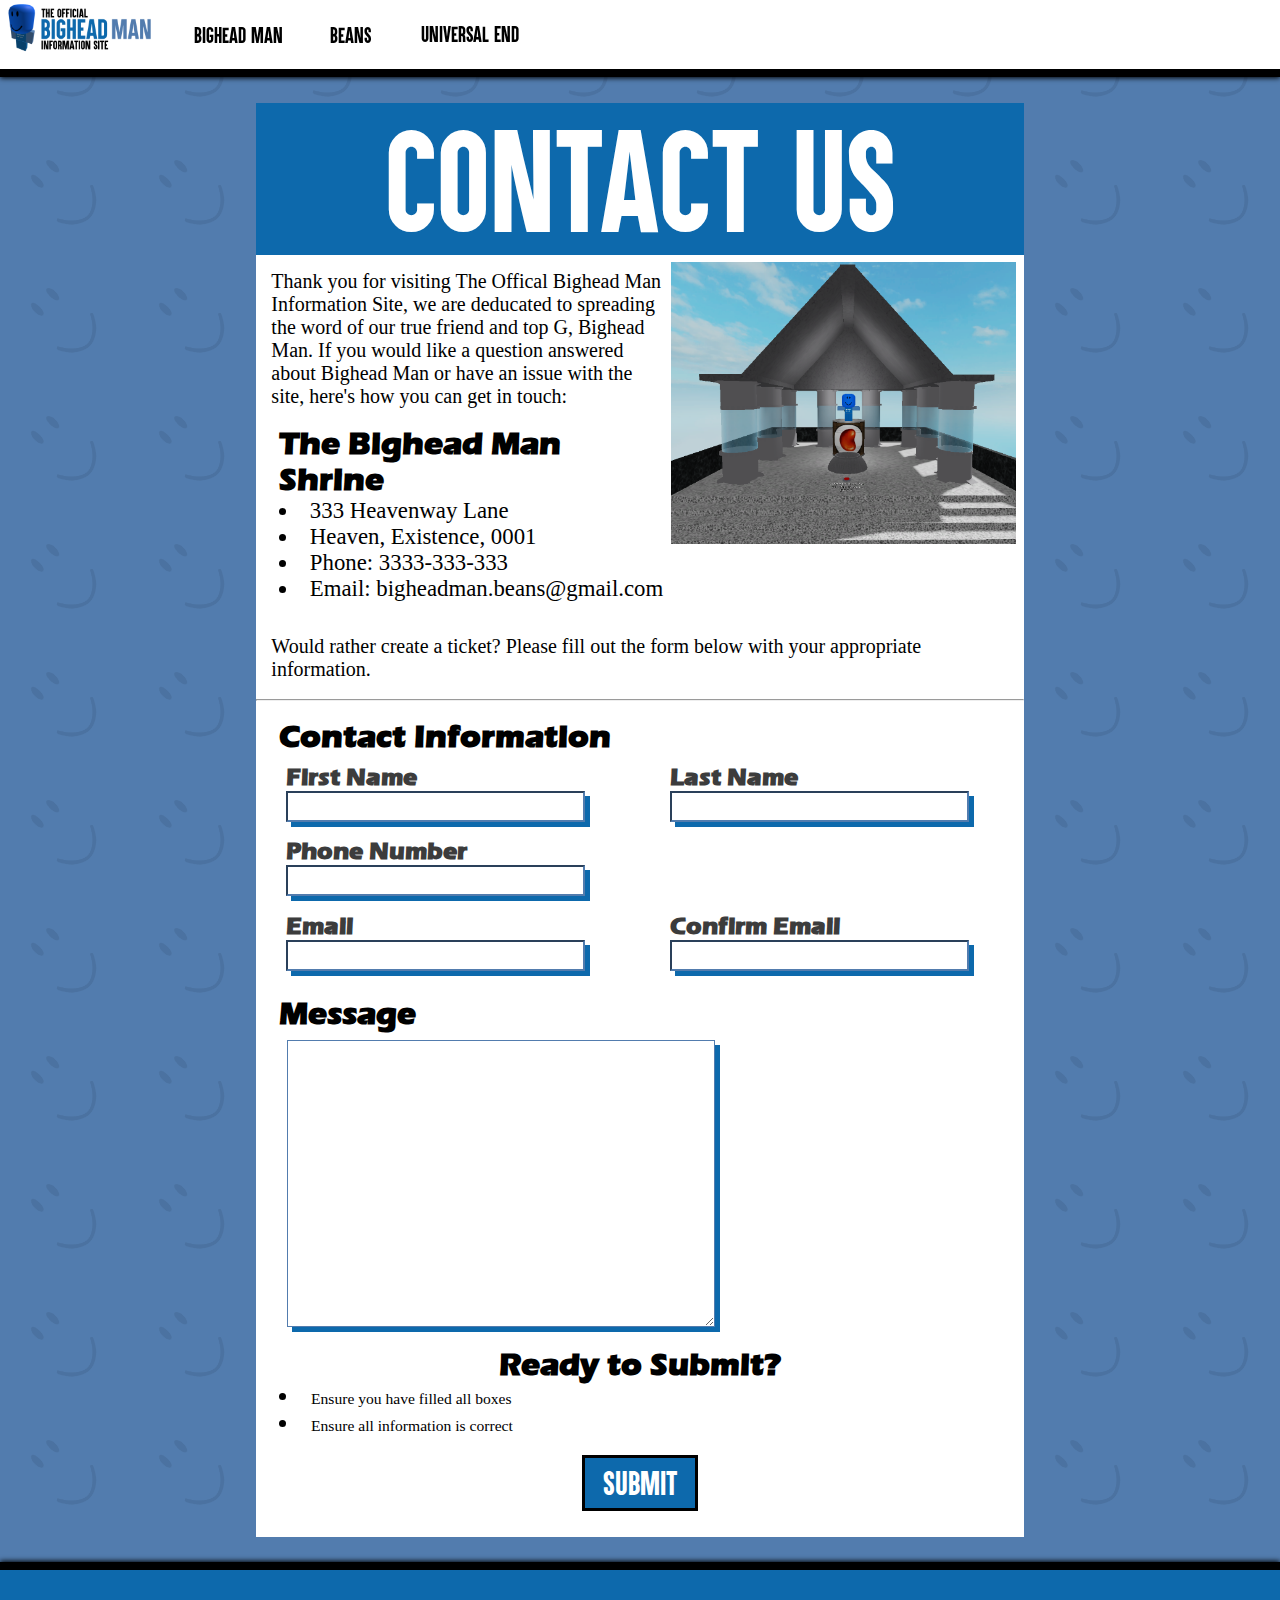
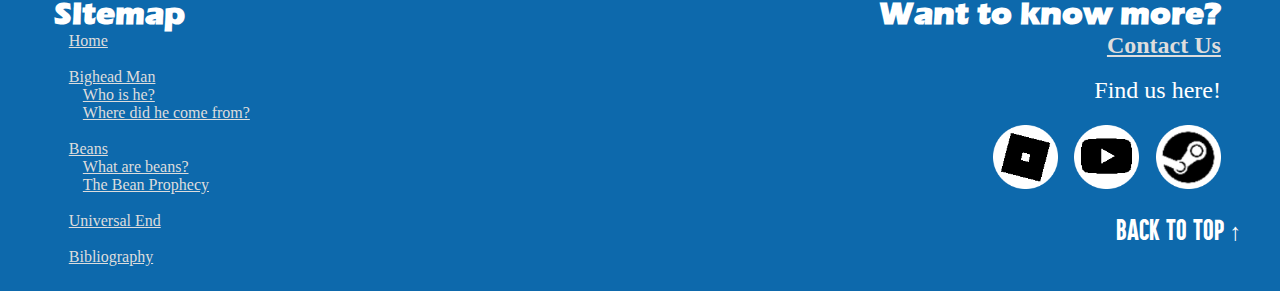
<file: Subpages/contact.html>
<!doctype html>
<html>
	<head>
		<meta charset="utf-8">
		<title>Bighead Man Information Page</title>
		
		<link rel="stylesheet" href="../standard.css">
		
		<script type="text/javascript" src="../Resources/Scripts/submit.js"></script>
		
		<meta content="Bighead Man Information Page" property="og:title" />
		<meta content="bighead man is very comedic if you don't think so i'll bury your mother alive in caustic soda" property="og:description" />
		<meta content="https://brain.nicholasnukes.xyz" property="og:url" />
		<meta content="https://brain.nicholasnukes.xyz/Resources/Images/bigHead.webp" property="og:image" />
		<meta content="#0A8BF5" data-react-helmet="true" name="theme-color" />
	</head>

	<body>
		
		<!-- Header -->
		<div class="topBar sticky">
			<a href="../Bighead Man Information Page.html">
				<img src="../Resources/Images/bhmisLogo.png" width="12%" alt="site logo" style="float: left;">
			</a>
			<table height="100%">
				<tr>
					<!-- Dropdowns from: https://www.w3schools.com/css/tryit.asp?filename=trycss_dropdown_navbar2 -->
					<td class="dropdown">
						<span>
							Bighead Man
						</span>
						<div class="dropdown-content">
							<a style="color: black;" href="bhm1.html">Who is he?</a>
							<a style="color: black;" href="bhm2.html">Where did he come from?</a>
						</div>
					</td>
					<td class="dropdown">
						<span>
							Beans
						</span>
						<div class="dropdown-content">
							<a style="color: black;" href="beans1.html">What are beans?</a>
							<a style="color: black;" href="beans2.html">The Bean Prophecy</a>
						</div>
					</td>
					<td><a href="universe.html"><span style="cursor: pointer; color: black;">Universal End</span></a></td>
				</tr>
			</table>
		</div> 

		<!-- Main -->
		<div style="padding: 1%;"></div>
		<div class="main" style="padding-top: 0;">
			<h2 style="font-size: 750%; background-color: #0D69AC;">Contact Us</h2>
			<img alt="bighead man shrine" src="../Resources/Images/bigheadManShrine.png" style="float: right; padding: 1%;" width="45%">
			<p style="padding-top: 2%; padding-left: 2%; font-size: 125%;">Thank you for visiting The Offical Bighead Man Information Site, we are deducated to spreading the word of our true friend and top G, Bighead Man. If you would like a question answered about Bighead Man or have an issue with the site, here's how you can get in touch:</p>
			<br>
			<h1>The Bighead Man Shrine</h1>
			<ul style="font-size: 95%;">
				<li>333 Heavenway Lane</li>
				<li>Heaven, Existence, 0001</li>
				<li>Phone: 3333-333-333</li>
				<li>Email: bigheadman.beans@gmail.com</li>
			</ul>
			<br>
			<p style="padding-top: 2%; padding-left: 2%; font-size: 125%;">Would rather create a ticket? Please fill out the form below with your appropriate information.</p>
			<br>
			<hr>
			<br>
			
			<form id="myForm">
				<!-- Contact Information -->
				<div>
					<h1>Contact Information</h1>
					<div class="contactGrid">
						<div>
							<h3>First Name</h3>
							<input type="text" id="fname" name="fname" class="text"><br>
						</div>
						<div>
							<h3>Last Name</h3>
							<input type="text" id="lname" name="lname" class="text"><br>
						</div>
					</div>
					<div class="contactGrid" style="grid-template-columns: 50% auto;">
						<div>
							<h3>Phone Number</h3>
							<input type="text" id="pnum" name="pnum" class="text"><br>
						</div>
					</div>
					<div class="contactGrid">
						<div>
							<h3>Email</h3>
							<input type="text" id="email" name="email" class="text">
						</div>
						<div>
							<h3>Confirm Email</h3>
							<input type="text" id="conemail" name="conemail" class="text"><br>
						</div>
					</div>
				</div>
				<br>

				<!-- Message -->
				<div>
					<h1 style="padding-bottom: 1%;">Message</h1>
					<textarea class="text" width="100%" name="message" rows="10" cols="30" style="left: 4%; padding: 1%;"></textarea>
				</div>
				<div>
					<h1 style="padding-top: 2%; text-align: center;">Ready to Submit?</h1>
					<ul>
						<li><span style="font-size: 65%">Ensure you have filled all boxes</span></li>
						<li><span style="font-size: 65%">Ensure all information is correct</span></li>
					</ul>
					<br>
				</div>
			</form>
			<button onclick="checkEmail();">Submit</button>
		</div>
		<div style="padding: 1%;"></div>
		
		<!-- Footer -->
		<div class="footer">
			<div style="display: grid; grid-template-columns: auto auto; padding: 2% 3%;">
				<div>
					<h1 style="color: white;">Sitemap</h1>
					<ul style="list-style-type: none; padding-left: 3%;">
						<li style="color: #ddd; font-size: 100%; text-decoration: underline;"><a href="../Bighead Man Information Page.html">Home</a></li>
						<br>
						<li style="color: #ddd; font-size: 100%; text-decoration: underline;">Bighead Man 
							<ul style="list-style-type: none;">
								<li style="font-size: 100%;"><a href="bhm1.html">Who is he?</a></li>
								<li style="font-size: 100%;"><a href="bhm2.html">Where did he come from?</a></li>
							</ul>
						</li>
						<br>
						<li style="color: #ddd; font-size: 100%; text-decoration: underline;">Beans 
							<ul style="list-style-type: none;">
								<li style="font-size: 100%;"><a href="beans1.html">What are beans?</a></li>
								<li style="font-size: 100%;"><a href="beans2.html">The Bean Prophecy</a></li>
							</ul>
						</li>
						<br>
						<li style="color: #ddd; font-size: 100%; text-decoration: underline;"><a href="universe.html">Universal End</a></li>
						<br>
						<li style="color: #ddd; font-size: 100%; text-decoration: underline;"><a href="bibliography.html">Bibliography</a></li>
					</ul>
				</div>
				<div>
					<h1 style="color: white; text-align: right;">Want to know more?</h1>
					<a href="contact.html"><p class="bottomContact" style="">Contact Us</p></a>
					
					<br>
					<p style="color: white; text-align: right;">Find us here!</p>
					<div align="right" style="padding: 3%;">
						<a style="padding-right: 2%;" target="_blank" href="https://www.roblox.com/users/73428987/profile"><img alt="roblox" src="../Resources/Images/roblox.png" width="10%"></a>
						<a style="padding-right: 2%;" target="_blank" href="https://www.youtube.com/channel/UCa1nWwVZHbwpZIAwji_mIdg"><img alt="youtube" src="../Resources/Images/youtube.png" width="10%"></a>
						<a target="_blank" href="https://steamcommunity.com/profiles/76561198859789818"><img alt="steam" src="../Resources/Images/steam.png" width="10%"></a>
					</div>
					<a href="#top"><h2 style="text-align: right; font-size: 150%">Back To Top &#8593</h2></a>
				</div>
			</div>
		</div>
	</body>
</html>
</file>
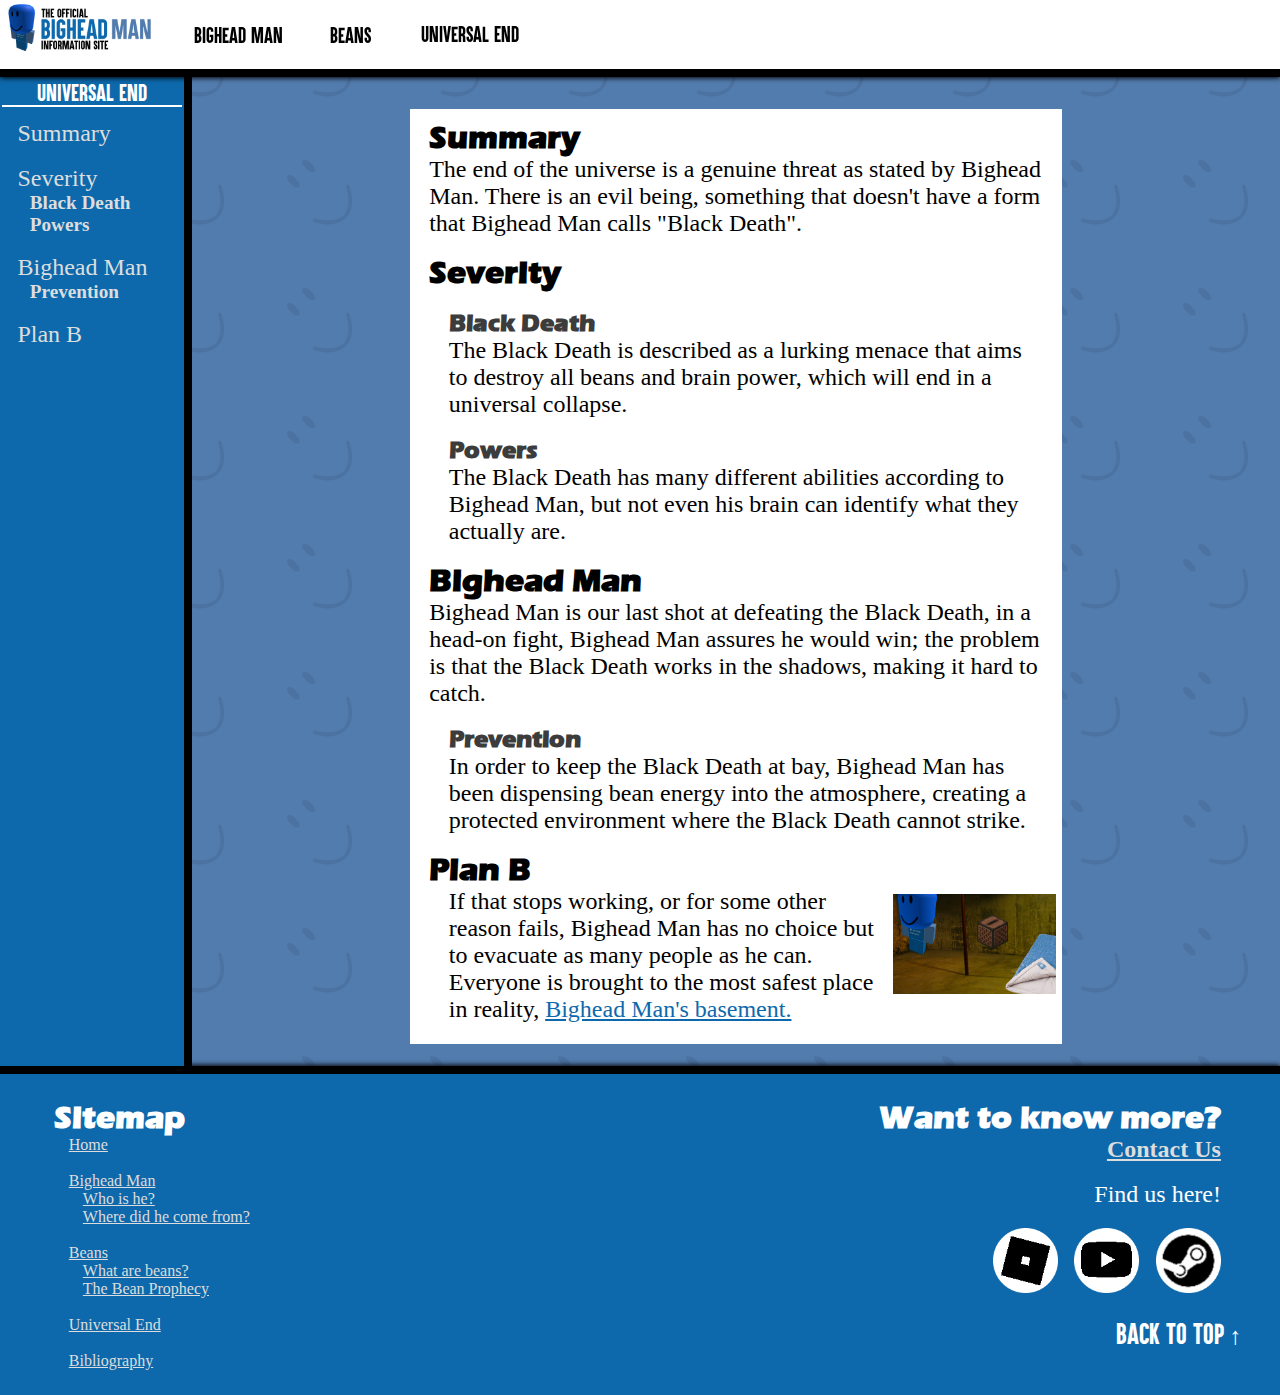
<file: Subpages/universe.html>
<!doctype html>
<html>
	<head>
		<meta charset="utf-8">
		<title>Bighead Man Information Page</title>
		
		<link rel="stylesheet" href="../standard.css">
		
		<meta content="Bighead Man Information Page" property="og:title" />
		<meta content="bighead man is very comedic if you don't think so i'll bury your mother alive in caustic soda" property="og:description" />
		<meta content="https://brain.nicholasnukes.xyz" property="og:url" />
		<meta content="https://brain.nicholasnukes.xyz/Resources/Images/bigHead.webp" property="og:image" />
		<meta content="#0A8BF5" data-react-helmet="true" name="theme-color" />
	</head>

	<body id="top">
		
		<!-- Header -->
		<div class="topBar sticky">
			<a href="../Bighead Man Information Page.html">
				<img src="../Resources/Images/bhmisLogo.png" width="12%" alt="site logo" style="float: left;">
			</a>
			<table height="100%">
				<tr>
					<!-- Dropdowns from: https://www.w3schools.com/css/tryit.asp?filename=trycss_dropdown_navbar2 -->
					<td class="dropdown">
						<span>
							Bighead Man
						</span>
						<div class="dropdown-content">
							<a style="color: black;" href="bhm1.html">Who is he?</a>
							<a style="color: black;" href="bhm2.html">Where did he come from?</a>
						</div>
					</td>
					<td class="dropdown">
						<span>
							Beans
						</span>
						<div class="dropdown-content">
							<a style="color: black;" href="beans1.html">What are beans?</a>
							<a style="color: black;" href="beans2.html">The Bean Prophecy</a>
						</div>
					</td>
					<td><a href="universe.html"><span style="cursor: pointer; color: black;">Universal End</span></a></td>
				</tr>
			</table>
		</div>
		<div style="display: grid; grid-template-columns: 15% auto; position:relative;">
			
			<!-- Sidebar -->
				<!-- Title -->
		  <div width="100%" class="sideBar">
			<h2>Universal End</h2>
			<hr style="border: 1px solid white;">
		  </div>
			<div class="gap" style="grid-column-start:2; grid-column-end:3;"></div>
			
				<!-- Sections -->
			<div class="gap sideBar" height="100%" style="background-color: #0D69AC;">
				<ul class="sideList">
					<li class="section"><a href="#summary"><p>Summary</p></a></li>
					<br>
					<li class="section"><a href="#severity"><p>Severity</p></a>
						<ul style="list-style-type: none; padding-left: 5%;">
							<li class="subSection"><a href="#blackDeath"><p>Black Death</p></a></li>
							<li class="subSection"><a href="#powers"><p>Powers</p>
							</a></li>
						</ul>
					</li>
					<br>
					<li class="section" onClick=""><a href="#bigheadMan"><p>Bighead Man</p></a> 
						<ul style="list-style-type: none; padding-left: 5%;">
							<li class="subSection"><a href="#prevention"><p>Prevention</p></a></li>
						</ul>
					</li>
					<br>
					<li class="section" onClick=""><a href="#planB"><p>Plan B</p></a></li>
				</ul>
				<br>
			</div>
			
		  <!-- Main -->
			<div class="main">
				<h1 id="summary">Summary</h1>
				<p>The end of the universe is a genuine threat as stated by Bighead Man. There is an evil being, something that doesn't have a form that Bighead Man calls "Black Death".</p>
				<br>
				<h1 id="severity">Severity</h1>
				<p></p>
				<br>
				<h3 id="blackDeath">Black Death</h3>
				<p class="subText">The Black Death is described as a lurking menace that aims to destroy all beans and brain power, which will end in a universal collapse.</p>
				<br>
				<h3 id="powers">Powers</h3>
				<p class="subText">The Black Death has many different abilities according to Bighead Man, but not even his brain can identify what they actually are.</p>
				<br>
				<h1 id="bigheadMan">Bighead Man</h1>
				<p>Bighead Man is our last shot at defeating the Black Death, in a head-on fight, Bighead Man assures he would win; the problem is that the Black Death works in the shadows, making it hard to catch.</p>
				<br>
				<h3 id="prevention">Prevention</h3>
				<p class="subText">In order to keep the Black Death at bay, Bighead Man has been dispensing bean energy into the atmosphere, creating a protected environment where the Black Death cannot strike.</p>
				<br>
				<h1 id="planB">Plan B</h1>
				<img src="../Resources/Images/basementImage.png" style="float: right; padding: 1%;" width="25%" alt="bighead man in empty universe">
				<p class="subText">If that stops working, or for some other reason fails, Bighead Man has no choice but to evacuate as many people as he can. Everyone is brought to the most safest place in reality, <a href="basement.html" style="color: #0D69AC; text-decoration: underline;">Bighead Man's basement.</a></p>
			</div>
			<div class="gap sideBar" style="background-color: #0D69AC;"></div>
			<div class="gap"></div>
		</div>
		

		
		<!-- Footer -->
		<div class="footer">
			<div style="display: grid; grid-template-columns: auto auto; padding: 2% 3%;">
				<div>
					<h1 style="color: white;">Sitemap</h1>
					<ul style="list-style-type: none; padding-left: 3%;">
						<li style="color: #ddd; font-size: 100%; text-decoration: underline;"><a href="../Bighead Man Information Page.html">Home</a></li>
						<br>
						<li style="color: #ddd; font-size: 100%; text-decoration: underline;">Bighead Man 
							<ul style="list-style-type: none;">
								<li style="font-size: 100%;"><a href="bhm1.html">Who is he?</a></li>
								<li style="font-size: 100%;"><a href="bhm2.html">Where did he come from?</a></li>
							</ul>
						</li>
						<br>
						<li style="color: #ddd; font-size: 100%; text-decoration: underline;">Beans 
							<ul style="list-style-type: none;">
								<li style="font-size: 100%;"><a href="beans1.html">What are beans?</a></li>
								<li style="font-size: 100%;"><a href="beans2.html">The Bean Prophecy</a></li>
							</ul>
						</li>
						<br>
						<li style="color: #ddd; font-size: 100%; text-decoration: underline;"><a href="universe.html">Universal End</a></li>
						<br>
						<li style="color: #ddd; font-size: 100%; text-decoration: underline;"><a href="bibliography.html">Bibliography</a></li>
					</ul>
				</div>
				<div>
					<h1 style="color: white; text-align: right;">Want to know more?</h1>
					<a href="contact.html"><p class="bottomContact" style="">Contact Us</p></a>
					
					<br>
					<p style="color: white; text-align: right;">Find us here!</p>
					<div align="right" style="padding: 3%;">
						<a style="padding-right: 2%;" target="_blank" href="https://www.roblox.com/users/73428987/profile"><img alt="roblox" src="../Resources/Images/roblox.png" width="10%"></a>
						<a style="padding-right: 2%;" target="_blank" href="https://www.youtube.com/channel/UCa1nWwVZHbwpZIAwji_mIdg"><img alt="youtube" src="../Resources/Images/youtube.png" width="10%"></a>
						<a target="_blank" href="https://steamcommunity.com/profiles/76561198859789818"><img alt="steam" src="../Resources/Images/steam.png" width="10%"></a>
					</div>
					<a href="#top"><h2 style="text-align: right; font-size: 150%">Back To Top &#8593</h2></a>
				</div>
			</div>
		</div>
	</body>
</html>
</file>
<file: standard.css>
/* Fonts */
@font-face {
	font-family: AkuKamu;
	src: url("Resources/Fonts/Aku&Kamu.otf");
}
@font-face {
	font-family: ErasBoldITC;
	src: url("Resources/Fonts/ErasBoldITC.ttf");
}

/* Grids */
* {
	padding: 0px;
	margin: 0px;
}

.grid-container {
	padding: 0px;
	display: grid;
	grid-template-columns: auto;
	column-gap: 0px;
}
.grid-item {
	font-size: 25px;
	text-align: center;
}
.grid-item-row {
	background-color: #117ebd;
	font-size: 25px;
	text-align: left;
	grid-column-start: 1;
	grid-column-end: 2;
}
.grid-item-row:hover {
	background-color: #117ebd;
	background: url("Resources/Images/bigheadManFace.png");
	background-size: cover;
}
	
/* Text Formatting */
h1 {
	font-family: ErasBoldITC;
	font-size: 200%;
	padding-left: 3%;
	padding-right: 3%;
}
h2 {
	font-size: 125%;
	font-weight: normal;
	font-family: AkuKamu;
	color: white;
	text-align: center;
}
h3 {
	font-family: ErasBoldITC;
	font-size: 150%;
	color: #3C3C3C;
	padding-left: 6%;
	padding-right: 3%;
}
p {
	font-family: Consolas;
	font-size: 150%;
	text-align: left;
	padding-left: 3%;
	padding-right: 3%;
}
ul {
	list-style-position: inside;
}
li {
	font-family: Consolas;
	font-size: 150%;
	text-align: left;
	padding-left: 3%;
	padding-right: 3%;
}
a:link {
	color: #ddd;
	text-decoration: none;
}
a:visited {
	color: #ddd;
	text-decoration: none;
}
a:hover {
	color: #AEAEAE;
	text-decoration: none;
	cursor: pointer;
}
a:active {
	color: #ddd;
	text-decoration: none;
}

/* Page Formatting */
html {
	height: 100%;
}
body {
	background-image: url("Resources/Images/bhmisBackground.png");
	background-size: 10%;
	min-height: 100%;
}
.main {
	position: relative;
	left: 20%;
	background-color: #FFFFFF;
	width: 60%;
	padding-bottom: 2%;
	padding-top: 1%;
}
.gap {
	background-color: transparent;
	padding: 1%;
}

/* Top Bar */
.topBar {
	grid-column-start:1;
	grid-column-end:3;
	border-bottom: 8px solid black;
	background-color: white;
	box-shadow: 0px 1px 5px;
}
/* To fix container not wrapping around logo: https://www.w3schools.com/css/tryit.asp?filename=trycss_layout_clearfix2 */
.topBar::after {
  content: "";
  clear: both;
  display: table;
}
table {
	width: 30%;
	height: 100%;
	padding-left: 2%;
}
td {
	height: 65px;
	width: 10%;
	font-family: AkuKamu;
	text-align: center;
	vertical-align: middle;
	word-wrap: break-word;
}
td:hover {
	background-color: #ddd;
}
td span {
	font-size: 1.4vw;
	vertical-align: middle;
	cursor: default;
}
div.sticky {
	position: sticky;
	top: 0;
	z-index: 1;
}
	/* Dropdowns from: https://www.w3schools.com/css/tryit.asp?filename=trycss_dropdown_navbar2 */
.dropdown-content {
	position: absolute;
	background-color: #f9f9f9;
	box-shadow: 0px 8px 16px 0px rgba(0,0,0,0.2);
	z-index: 2;
	min-width: 10%;
	display: none;
}
.dropdown-content a {
	font-size: 85%;
	text-align: left;
	text-decoration: none;
	display: block;
	word-wrap: break-word;
	padding: 5%;
}
.dropdown:hover .dropdown-content {
	display: block;
}
.dropdown-content a:hover {
	background-color: #ddd;
}

/* Sidebar */
.sideBar {
	position: relative;
	background-color: #0D69AC;
	padding: 1%;
	border-right: 8px solid black;
	z-index: 0;
}
.section {
	font-size: 100%;
}
.subSection {
	font-size: 80%;
	font-weight: bold;
}
.subText {
	padding-left: 6%;
}
.sideList {
	list-style-type: none;
	padding-left: 3%;
	padding-top: 5%;
}

/* Footer */
.footer {
	background-color: #0D69AC;
	border-top: solid black 8px;
	box-shadow: 0px -1px 5px;
}
.bottomContact {
	color: #ddd; 
	text-align: right;
	font-weight: bold;
	text-decoration: underline;
}
.bottomContact:hover {
	color: #AEAEAE;
}

/* Forms */
.text {
	border-color: #527CAE;
	left: 6%;
	position: relative;
	font-family: Consolas;
	font-size: 150%;
	box-shadow: 5px 5px 0px 0px #0D69AC 
}
.contactGrid {
	display: grid;
	grid-template-columns: auto auto;
	padding: 1%;
	column-gap: 2%;
}
button {
	font-family: AkuKamu;
	font-size: 175%;
	color: white;
	position: relative;
	border: none;
	width: 15%;
	left: 42.5%;
	padding: 1% 0%;
	border: solid 3px black;
	background-color: #0D69AC;
}
button:hover {
	background-color: #527CAE;
	cursor: pointer;
}
</file>
<file: Subpages/basement.css>
/* Fonts */
@font-face {
	font-family: TF2Build;
	src: url(../Resources/Fonts/tf2build.woff);
}

/* Background */
body {
	background-image: url('../Resources/Images/Basement/basementStairs.jpg');
	background-size: cover;
	overflow: hidden;
}
</file>
